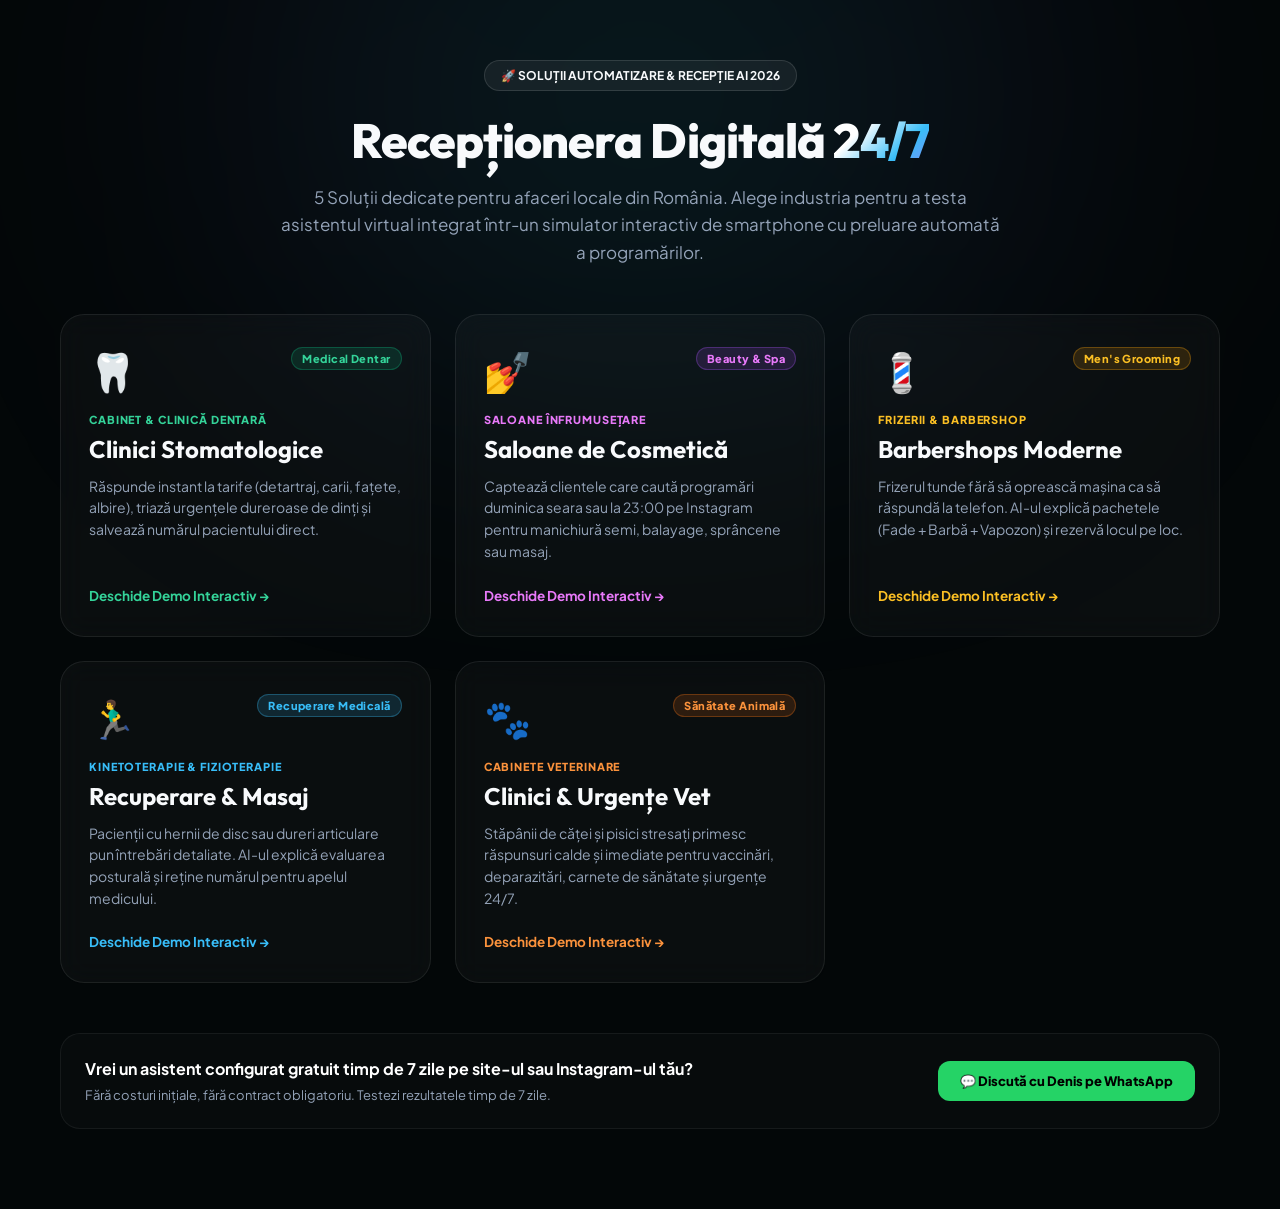
<file: index.html>
<!DOCTYPE html>
<html lang="ro">
<head>
<meta charset="UTF-8">
<meta name="viewport" content="width=device-width, initial-scale=1.0">
<title>Asistent AI Recepție 24/7 — Portofoliu Showcase 5 Nișe</title>
<link rel="preconnect" href="https://fonts.googleapis.com">
<link rel="preconnect" href="https://fonts.gstatic.com" crossorigin>
<link href="https://fonts.googleapis.com/css2?family=Plus+Jakarta+Sans:wght@300;400;500;600;700;800&family=Outfit:wght@500;600;700;800;900&display=swap" rel="stylesheet">
<style>
  * { box-sizing: border-box; margin: 0; padding: 0; }
  body {
    background: #030708;
    color: #F8FAFC;
    font-family: 'Plus Jakarta Sans', sans-serif;
    min-height: 100vh;
    display: flex;
    flex-direction: column;
    align-items: center;
    justify-content: center;
    padding: 60px 20px 80px;
    position: relative;
    overflow-x: hidden;
  }
  .glow {
    position: fixed;
    top: -20%;
    left: 50%;
    transform: translateX(-50%);
    width: 900px;
    height: 550px;
    background: radial-gradient(circle, rgba(16, 185, 129, 0.12) 0%, rgba(56, 189, 248, 0.1) 40%, rgba(168, 85, 247, 0.08) 70%, transparent 85%);
    filter: blur(140px);
    pointer-events: none;
  }
  .container { max-width: 1160px; width: 100%; position: relative; z-index: 10; text-align: center; }
  .badge { display: inline-flex; align-items: center; gap: 8px; background: rgba(255,255,255,0.06); border: 1px solid rgba(255,255,255,0.12); padding: 7px 16px; border-radius: 30px; font-size: 12px; font-weight: 700; margin-bottom: 22px; }
  h1 { font-family: 'Outfit', sans-serif; font-size: 48px; font-weight: 800; letter-spacing: -0.02em; margin-bottom: 16px; line-height: 1.15; }
  @media (max-width: 640px) { h1 { font-size: 34px; } }
  .gradient-text { background: linear-gradient(135deg, #FFFFFF 30%, #38BDF8 70%, #818CF8 100%); -webkit-background-clip: text; -webkit-text-fill-color: transparent; }
  .sub { font-size: 17px; color: #94A3B8; max-width: 720px; margin: 0 auto 48px; line-height: 1.6; }
  .grid { display: grid; grid-template-columns: repeat(auto-fit, minmax(330px, 1fr)); gap: 24px; text-align: left; }
  @media (max-width: 720px) { .grid { grid-template-columns: 1fr; } }
  .card {
    background: rgba(255, 255, 255, 0.03);
    border: 1px solid rgba(255, 255, 255, 0.08);
    border-radius: 24px;
    padding: 32px 28px;
    text-decoration: none;
    color: inherit;
    transition: all 0.3s cubic-bezier(0.16, 1, 0.3, 1);
    display: flex;
    flex-direction: column;
    justify-content: space-between;
    backdrop-filter: blur(14px);
    position: relative;
    overflow: hidden;
  }
  .card:hover { transform: translateY(-6px); }
  .card.dental:hover { border-color: #10B981; box-shadow: 0 20px 40px -10px rgba(16, 185, 129, 0.25); }
  .card.beauty:hover { border-color: #A855F7; box-shadow: 0 20px 40px -10px rgba(168, 85, 247, 0.25); }
  .card.barber:hover { border-color: #F59E0B; box-shadow: 0 20px 40px -10px rgba(245, 158, 11, 0.25); }
  .card.physio:hover { border-color: #38BDF8; box-shadow: 0 20px 40px -10px rgba(56, 189, 248, 0.25); }
  .card.vet:hover { border-color: #F97316; box-shadow: 0 20px 40px -10px rgba(249, 115, 22, 0.25); }
  
  .card-top { display: flex; justify-content: space-between; align-items: flex-start; margin-bottom: 18px; }
  .card-icon { font-size: 38px; }
  .card-pill { font-size: 11px; font-weight: 800; padding: 4px 10px; border-radius: 12px; letter-spacing: 0.04em; }
  .card-tag { font-size: 11px; font-weight: 800; letter-spacing: 0.08em; text-transform: uppercase; margin-bottom: 8px; }
  .card h2 { font-family: 'Outfit', sans-serif; font-size: 24px; font-weight: 700; margin-bottom: 12px; }
  .card p { font-size: 14px; color: #94A3B8; line-height: 1.55; margin-bottom: 24px; }
  .card-btn { font-size: 13.5px; font-weight: 700; display: flex; align-items: center; gap: 6px; }
  
  .footer-cta { margin-top: 50px; padding: 24px; border-radius: 20px; background: rgba(255,255,255,0.02); border: 1px solid rgba(255,255,255,0.06); display: flex; justify-content: space-between; align-items: center; flex-wrap: gap; gap: 20px; text-align: left; }
  @media (max-width: 700px) { .footer-cta { flex-direction: column; text-align: center; } }
  .footer-cta b { color: #FFF; font-size: 16px; display: block; margin-bottom: 4px; }
  .footer-cta span { color: #94A3B8; font-size: 13px; }
  .wa-btn { background: #25D366; color: #000; font-weight: 800; font-size: 13px; padding: 12px 22px; border-radius: 12px; text-decoration: none; display: inline-flex; align-items: center; gap: 8px; white-space: nowrap; transition: 0.2s; }
  .wa-btn:hover { background: #22c35e; transform: scale(1.02); }
</style>
</head>
<body>

  <div class="glow"></div>

  <div class="container">
    <div class="badge">🚀 SOLUȚII AUTOMATIZARE & RECEPȚIE AI 2026</div>
    <h1>Recepționera Digitală <span class="gradient-text">24/7</span></h1>
    <p class="sub">5 Soluții dedicate pentru afaceri locale din România. Alege industria pentru a testa asistentul virtual integrat într-un simulator interactiv de smartphone cu preluare automată a programărilor.</p>

    <div class="grid">
      <!-- 1. DENTAL -->
      <a href="stomatologie.html" class="card dental">
        <div>
          <div class="card-top">
            <div class="card-icon">🦷</div>
            <span class="card-pill" style="background: rgba(16,185,129,0.15); color: #34D399; border: 1px solid rgba(16,185,129,0.3);">Medical Dentar</span>
          </div>
          <div class="card-tag" style="color: #34D399;">Cabinet & Clinică Dentară</div>
          <h2>Clinici Stomatologice</h2>
          <p>Răspunde instant la tarife (detartraj, carii, fațete, albire), triază urgențele dureroase de dinți și salvează numărul pacientului direct.</p>
        </div>
        <div class="card-btn" style="color: #34D399;">Deschide Demo Interactiv →</div>
      </a>

      <!-- 2. BEAUTY -->
      <a href="salon.html" class="card beauty">
        <div>
          <div class="card-top">
            <div class="card-icon">💅</div>
            <span class="card-pill" style="background: rgba(168,85,247,0.15); color: #E879F9; border: 1px solid rgba(168,85,247,0.3);">Beauty & Spa</span>
          </div>
          <div class="card-tag" style="color: #E879F9;">Saloane Înfrumusețare</div>
          <h2>Saloane de Cosmetică</h2>
          <p>Captează clientele care caută programări duminica seara sau la 23:00 pe Instagram pentru manichiură semi, balayage, sprâncene sau masaj.</p>
        </div>
        <div class="card-btn" style="color: #E879F9;">Deschide Demo Interactiv →</div>
      </a>

      <!-- 3. BARBER -->
      <a href="barbershop.html" class="card barber">
        <div>
          <div class="card-top">
            <div class="card-icon">💈</div>
            <span class="card-pill" style="background: rgba(245,158,11,0.15); color: #FBBF24; border: 1px solid rgba(245,158,11,0.3);">Men's Grooming</span>
          </div>
          <div class="card-tag" style="color: #FBBF24;">Frizerii & Barbershop</div>
          <h2>Barbershops Moderne</h2>
          <p>Frizerul tunde fără să oprească mașina ca să răspundă la telefon. AI-ul explică pachetele (Fade + Barbă + Vapozon) și rezervă locul pe loc.</p>
        </div>
        <div class="card-btn" style="color: #FBBF24;">Deschide Demo Interactiv →</div>
      </a>

      <!-- 4. FIZIOTERAPIE / KINETO -->
      <a href="fizioterapie.html" class="card physio">
        <div>
          <div class="card-top">
            <div class="card-icon">🏃‍♂️</div>
            <span class="card-pill" style="background: rgba(56,189,248,0.15); color: #38BDF8; border: 1px solid rgba(56,189,248,0.3);">Recuperare Medicală</span>
          </div>
          <div class="card-tag" style="color: #38BDF8;">Kinetoterapie & Fizioterapie</div>
          <h2>Recuperare & Masaj</h2>
          <p>Pacienții cu hernii de disc sau dureri articulare pun întrebări detaliate. AI-ul explică evaluarea posturală și reține numărul pentru apelul medicului.</p>
        </div>
        <div class="card-btn" style="color: #38BDF8;">Deschide Demo Interactiv →</div>
      </a>

      <!-- 5. VETERINAR -->
      <a href="veterinar.html" class="card vet">
        <div>
          <div class="card-top">
            <div class="card-icon">🐾</div>
            <span class="card-pill" style="background: rgba(249,115,22,0.15); color: #FB923C; border: 1px solid rgba(249,115,22,0.3);">Sănătate Animală</span>
          </div>
          <div class="card-tag" style="color: #FB923C;">Cabinete Veterinare</div>
          <h2>Clinici & Urgențe Vet</h2>
          <p>Stăpânii de căței și pisici stresați primesc răspunsuri calde și imediate pentru vaccinări, deparazitări, carnete de sănătate și urgențe 24/7.</p>
        </div>
        <div class="card-btn" style="color: #FB923C;">Deschide Demo Interactiv →</div>
      </a>
    </div>

    <!-- Direct CTA -->
    <div class="footer-cta">
      <div>
        <b>Vrei un asistent configurat gratuit timp de 7 zile pe site-ul sau Instagram-ul tău?</b>
        <span>Fără costuri inițiale, fără contract obligatoriu. Testezi rezultatele timp de 7 zile.</span>
      </div>
      <a href="https://wa.me/40775613269?text=Salut%20Denis!%20Am%20vazut%20demo-ul%20cu%20asistentul%20AI%20si%20as%20vrea%20sa-l%20testez%207%20zile%20gratuit." target="_blank" class="wa-btn">
        💬 Discută cu Denis pe WhatsApp
      </a>
    </div>
  </div>

</body>
</html>
</file>
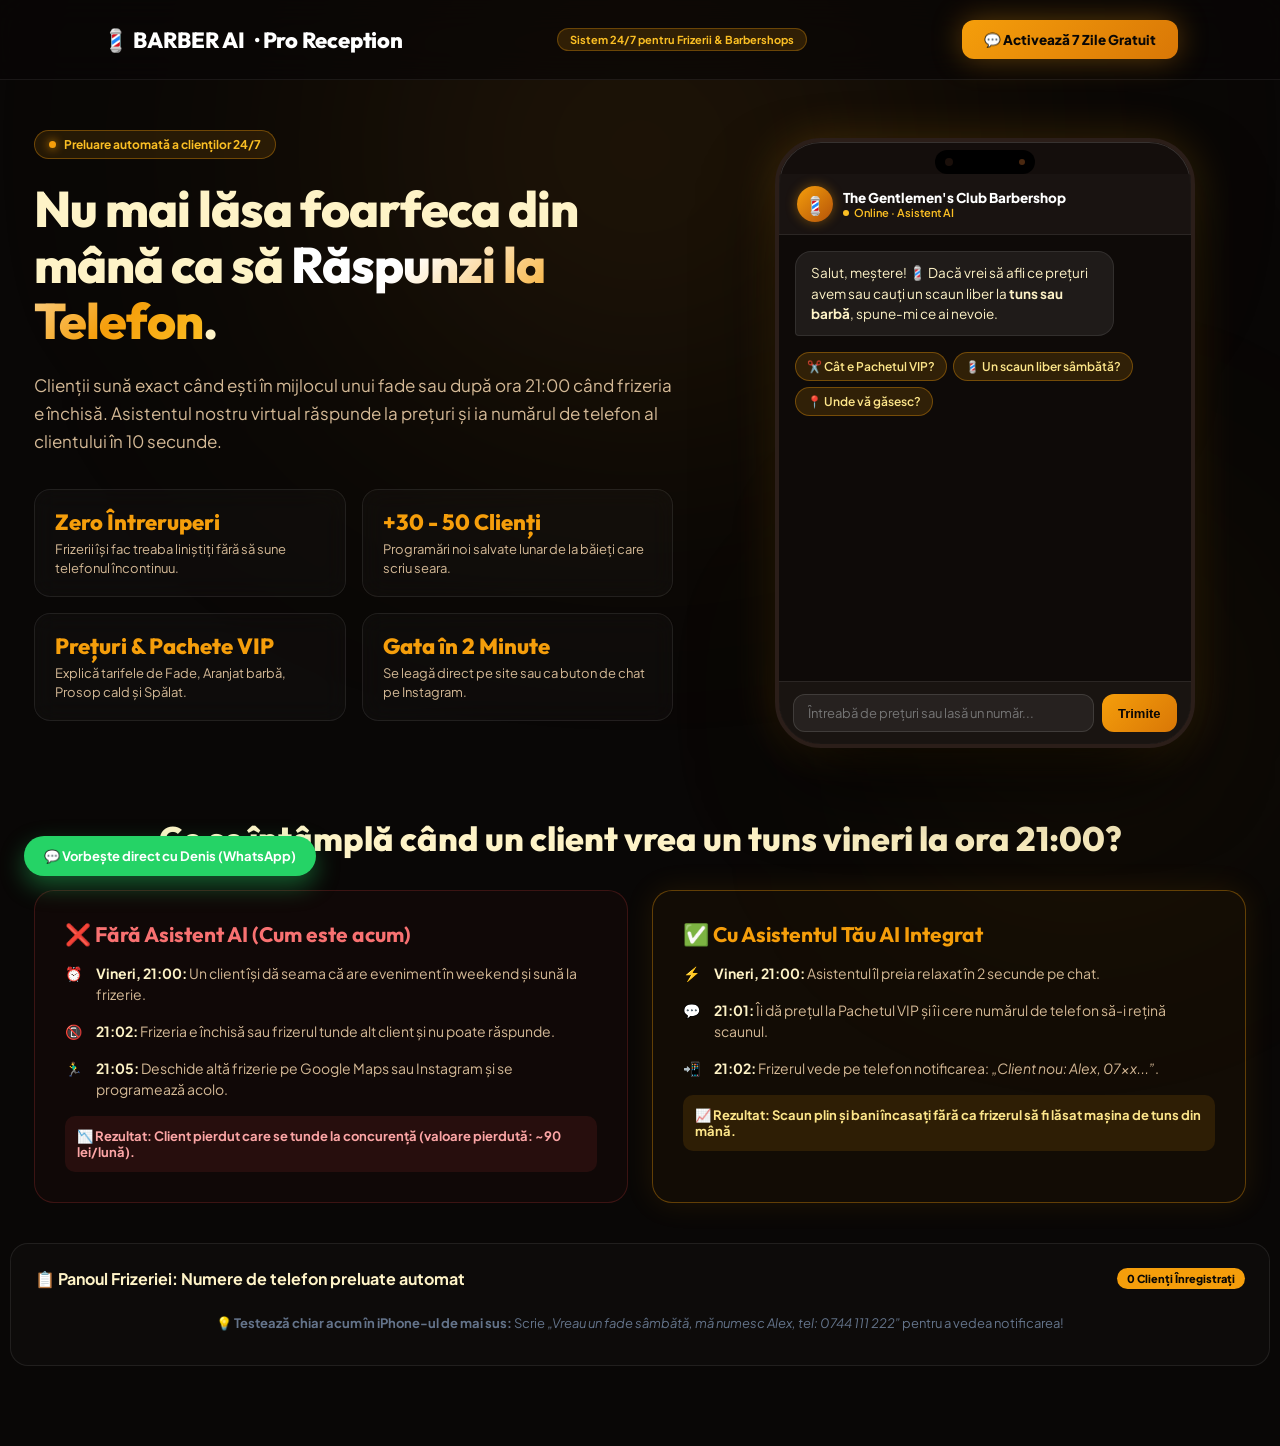
<file: barbershop.html>
<!DOCTYPE html>
<html lang="ro">
<head>
<meta charset="UTF-8">
<meta name="viewport" content="width=device-width, initial-scale=1.0">
<title>Recepție AI Barbershop — Asistent Virtual 24/7 pentru Frizerii & Barbershops</title>
<link rel="preconnect" href="https://fonts.googleapis.com">
<link rel="preconnect" href="https://fonts.gstatic.com" crossorigin>
<link href="https://fonts.googleapis.com/css2?family=Plus+Jakarta+Sans:wght@300;400;500;600;700;800&family=Outfit:wght@500;600;700;800;900&family=JetBrains+Mono:wght@400;500;600&display=swap" rel="stylesheet">
<style>
  :root {
    --bg-dark: #090706;
    --card-bg: rgba(22, 17, 15, 0.75);
    --card-border: rgba(245, 158, 11, 0.25);
    --accent-gold: #F59E0B;
    --accent-amber: #D97706;
    --text-primary: #FEF3C7;
    --text-secondary: #D4B996;
    --font-heading: 'Outfit', sans-serif;
    --font-body: 'Plus Jakarta Sans', sans-serif;
  }

  * { box-sizing: border-box; margin: 0; padding: 0; }
  body {
    background: var(--bg-dark);
    color: var(--text-primary);
    font-family: var(--font-body);
    min-height: 100vh;
    overflow-x: hidden;
    position: relative;
    padding-bottom: 80px;
  }

  .mesh-glow-1 {
    position: fixed;
    top: -150px;
    left: 50%;
    transform: translateX(-50%);
    width: 900px;
    height: 600px;
    background: radial-gradient(circle, rgba(245, 158, 11, 0.16) 0%, rgba(217, 119, 6, 0.04) 60%, transparent 80%);
    filter: blur(140px);
    pointer-events: none;
    z-index: 0;
  }
  .mesh-glow-2 {
    position: fixed;
    bottom: -100px;
    right: -100px;
    width: 600px;
    height: 600px;
    background: radial-gradient(circle, rgba(245, 158, 11, 0.07) 0%, transparent 70%);
    filter: blur(120px);
    pointer-events: none;
    z-index: 0;
  }

  header {
    position: relative;
    z-index: 50;
    display: flex;
    justify-content: space-between;
    align-items: center;
    padding: 20px 8%;
    border-bottom: 1px solid rgba(255, 255, 255, 0.07);
    backdrop-filter: blur(16px);
    background: rgba(9, 7, 6, 0.7);
  }
  .brand {
    font-family: var(--font-heading);
    font-size: 22px;
    font-weight: 800;
    color: #FFFFFF;
    display: flex;
    align-items: center;
    gap: 10px;
    letter-spacing: -0.01em;
  }
  .brand-badge {
    background: rgba(245, 158, 11, 0.15);
    color: #FBBF24;
    font-size: 11px;
    font-weight: 700;
    padding: 4px 12px;
    border-radius: 20px;
    border: 1px solid rgba(245, 158, 11, 0.3);
  }
  .whatsapp-header-btn {
    background: linear-gradient(135deg, #F59E0B, #D97706);
    color: #090706;
    padding: 11px 22px;
    border-radius: 12px;
    font-weight: 800;
    font-size: 13.5px;
    text-decoration: none;
    display: flex;
    align-items: center;
    gap: 8px;
    box-shadow: 0 0 30px rgba(245, 158, 11, 0.35);
    transition: all 0.25s cubic-bezier(0.16, 1, 0.3, 1);
  }
  .whatsapp-header-btn:hover {
    transform: translateY(-2px) scale(1.02);
    box-shadow: 0 0 40px rgba(245, 158, 11, 0.55);
  }

  .hero-container {
    position: relative;
    z-index: 10;
    max-width: 1260px;
    margin: 50px auto 0;
    padding: 0 24px;
    display: grid;
    grid-template-columns: 1.1fr 0.9fr;
    gap: 50px;
    align-items: center;
  }
  @media (max-width: 980px) {
    .hero-container { grid-template-columns: 1fr; margin-top: 24px; gap: 36px; }
  }

  .pill-tag {
    display: inline-flex;
    align-items: center;
    gap: 8px;
    padding: 6px 14px;
    border-radius: 30px;
    background: rgba(245, 158, 11, 0.12);
    border: 1px solid rgba(245, 158, 11, 0.35);
    font-size: 12px;
    font-weight: 700;
    color: #FBBF24;
    margin-bottom: 22px;
  }
  .pill-dot { width: 7px; height: 7px; border-radius: 50%; background: #F59E0B; box-shadow: 0 0 10px #F59E0B; }

  h1 {
    font-family: var(--font-heading);
    font-size: 50px;
    line-height: 1.12;
    font-weight: 800;
    letter-spacing: -0.02em;
    margin-bottom: 22px;
  }
  @media (max-width: 600px) { h1 { font-size: 36px; } }

  .gradient-text {
    background: linear-gradient(135deg, #FFFFFF 30%, #F59E0B 75%, #FBBF24 100%);
    -webkit-background-clip: text;
    -webkit-text-fill-color: transparent;
  }
  p.subtitle {
    font-size: 17px;
    line-height: 1.65;
    color: var(--text-secondary);
    margin-bottom: 34px;
  }

  .bento-mini {
    display: grid;
    grid-template-columns: 1fr 1fr;
    gap: 16px;
    margin-bottom: 36px;
  }
  .bento-item {
    background: rgba(255, 255, 255, 0.025);
    border: 1px solid rgba(255, 255, 255, 0.08);
    border-radius: 16px;
    padding: 18px 20px;
    backdrop-filter: blur(12px);
  }
  .bento-item b { display: block; font-size: 22px; font-family: var(--font-heading); color: #F59E0B; margin-bottom: 4px; font-weight: 800; }
  .bento-item span { font-size: 13px; color: var(--text-secondary); line-height: 1.45; display: block; }

  .phone-mockup-wrapper {
    position: relative;
    max-width: 420px;
    width: 100%;
    margin: 0 auto;
  }
  .iphone-frame {
    background: #140E0C;
    border-radius: 46px;
    border: 4px solid #2B1E19;
    box-shadow: 0 40px 90px -20px rgba(0, 0, 0, 0.9), 0 0 45px rgba(245, 158, 11, 0.2), inset 0 0 0 1px rgba(255, 255, 255, 0.15);
    overflow: hidden;
    height: 610px;
    display: flex;
    flex-direction: column;
    position: relative;
  }
  .dynamic-island {
    width: 100px;
    height: 24px;
    background: #000000;
    border-radius: 20px;
    margin: 8px auto 0;
    display: flex;
    align-items: center;
    justify-content: space-between;
    padding: 0 10px;
    z-index: 30;
  }
  .island-cam { width: 8px; height: 8px; border-radius: 50%; background: #1a0f0a; }
  .island-sensor { width: 6px; height: 6px; border-radius: 50%; background: #4a2810; }

  .phone-chat-top {
    padding: 12px 18px;
    background: rgba(26, 21, 18, 0.9);
    border-bottom: 1px solid rgba(255, 255, 255, 0.08);
    display: flex;
    justify-content: space-between;
    align-items: center;
  }
  .phone-profile { display: flex; align-items: center; gap: 10px; }
  .avatar-circle {
    width: 36px;
    height: 36px;
    border-radius: 50%;
    background: linear-gradient(135deg, #F59E0B, #B45309);
    display: flex;
    align-items: center;
    justify-content: center;
    font-size: 18px;
    box-shadow: 0 0 12px rgba(245, 158, 11, 0.4);
  }
  .online-indicator { font-size: 11px; color: #FBBF24; display: flex; align-items: center; gap: 5px; font-weight: 600; }

  .chat-feed {
    flex: 1;
    padding: 16px;
    overflow-y: auto;
    display: flex;
    flex-direction: column;
    gap: 12px;
    background: #0E0A08;
  }
  .msg-bubble {
    max-width: 84%;
    padding: 11px 15px;
    border-radius: 16px;
    font-size: 13.5px;
    line-height: 1.5;
  }
  .msg-bubble.bot {
    background: rgba(255, 255, 255, 0.07);
    border: 1px solid rgba(255, 255, 255, 0.09);
    align-self: flex-start;
    border-bottom-left-radius: 4px;
    color: #FEF3C7;
  }
  .msg-bubble.user {
    background: linear-gradient(135deg, #F59E0B, #D97706);
    color: #090706;
    font-weight: 700;
    align-self: flex-end;
    border-bottom-right-radius: 4px;
    box-shadow: 0 4px 15px rgba(245, 158, 11, 0.3);
  }

  .quick-chips-group { display: flex; flex-wrap: wrap; gap: 6px; margin-top: 4px; }
  .quick-chip-btn {
    background: rgba(245, 158, 11, 0.15);
    border: 1px solid rgba(245, 158, 11, 0.35);
    color: #FDE68A;
    padding: 6px 11px;
    border-radius: 18px;
    font-size: 12px;
    font-weight: 600;
    cursor: pointer;
    transition: all 0.2s;
  }
  .quick-chip-btn:hover { background: linear-gradient(135deg, #F59E0B, #D97706); color: #090706; transform: translateY(-2px); }

  .typing-ind {
    display: flex; gap: 4px; padding: 10px 14px; background: rgba(255, 255, 255, 0.05);
    border: 1px solid rgba(255, 255, 255, 0.08); border-radius: 16px; align-self: flex-start;
  }
  .typing-ind span { width: 5px; height: 5px; border-radius: 50%; background: #F59E0B; animation: bounce 1.2s infinite ease-in-out; }
  .typing-ind span:nth-child(2) { animation-delay: 0.15s; }
  .typing-ind span:nth-child(3) { animation-delay: 0.3s; }
  @keyframes bounce { 0%, 60%, 100% { transform: translateY(0); opacity: 0.4; } 30% { transform: translateY(-5px); opacity: 1; } }

  .lead-toast {
    background: linear-gradient(135deg, rgba(245, 158, 11, 0.22), rgba(217, 119, 6, 0.15));
    border: 1px solid #F59E0B;
    color: #FEF3C7;
    padding: 10px 14px;
    border-radius: 12px;
    font-size: 12.5px;
    display: flex;
    align-items: center;
    gap: 8px;
    box-shadow: 0 0 20px rgba(245, 158, 11, 0.25);
  }

  .chat-bottom-input {
    padding: 12px 14px;
    background: rgba(26, 21, 18, 0.98);
    border-top: 1px solid rgba(255, 255, 255, 0.08);
    display: flex;
    gap: 8px;
  }
  .chat-bottom-input input {
    flex: 1;
    background: rgba(255, 255, 255, 0.06);
    border: 1px solid rgba(255, 255, 255, 0.12);
    border-radius: 12px;
    padding: 10px 14px;
    color: #FFFFFF;
    font-family: inherit;
    font-size: 13px;
    outline: none;
  }
  .chat-bottom-input input:focus { border-color: #F59E0B; background: rgba(255, 255, 255, 0.09); }
  .send-action-btn {
    background: linear-gradient(135deg, #F59E0B, #D97706);
    color: #090706;
    border: none;
    border-radius: 12px;
    padding: 0 16px;
    font-weight: 800;
    font-size: 13px;
    cursor: pointer;
  }

  .comparison-section {
    max-width: 1260px;
    margin: 60px auto 0;
    padding: 0 24px;
  }
  .comp-title { text-align: center; margin-bottom: 30px; font-family: var(--font-heading); font-size: 34px; font-weight: 800; }
  .comp-grid { display: grid; grid-template-columns: 1fr 1fr; gap: 24px; }
  @media (max-width: 760px) { .comp-grid { grid-template-columns: 1fr; } }
  
  .comp-card {
    border-radius: 20px;
    padding: 30px;
    border: 1px solid rgba(255, 255, 255, 0.08);
  }
  .comp-card.bad {
    background: rgba(239, 68, 68, 0.03);
    border-color: rgba(239, 68, 68, 0.2);
  }
  .comp-card.good {
    background: rgba(245, 158, 11, 0.04);
    border-color: rgba(245, 158, 11, 0.35);
    box-shadow: 0 0 30px rgba(245, 158, 11, 0.1);
  }
  .comp-card h3 { font-size: 21px; font-family: var(--font-heading); margin-bottom: 16px; display: flex; align-items: center; gap: 10px; }
  .timeline-step { display: flex; gap: 14px; margin-bottom: 16px; font-size: 14px; line-height: 1.5; color: var(--text-secondary); }
  .timeline-step b { color: var(--text-primary); }

  .reception-panel {
    max-width: 1260px;
    margin: 40px auto 0;
    padding: 24px;
    background: rgba(255, 255, 255, 0.02);
    border: 1px solid rgba(255, 255, 255, 0.08);
    border-radius: 18px;
  }
  .reception-header { display: flex; justify-content: space-between; align-items: center; margin-bottom: 16px; }
  .reception-badge { background: #F59E0B; color: #090706; font-weight: 800; font-size: 11px; padding: 4px 10px; border-radius: 20px; }
  .leads-flow { display: flex; flex-direction: column; gap: 10px; }
  .lead-entry {
    background: rgba(255, 255, 255, 0.03);
    border: 1px solid rgba(255, 255, 255, 0.06);
    padding: 12px 18px;
    border-radius: 10px;
    display: flex;
    justify-content: space-between;
    align-items: center;
    font-size: 13.5px;
  }
  .lead-num { font-family: 'JetBrains Mono', monospace; color: #FBBF24; font-weight: 600; }

  .floating-wa {
    position: fixed;
    bottom: 24px;
    left: 24px;
    z-index: 99999;
    background: #25D366;
    color: #FFFFFF;
    padding: 12px 20px;
    border-radius: 30px;
    text-decoration: none;
    font-weight: 700;
    font-size: 13px;
    display: flex;
    align-items: center;
    gap: 8px;
    box-shadow: 0 10px 25px rgba(37, 211, 102, 0.4);
    transition: transform 0.2s;
  }
  .floating-wa:hover { transform: scale(1.05); }
</style>
</head>
<body>

  <div class="mesh-glow-1"></div>
  <div class="mesh-glow-2"></div>

  <header>
    <div class="brand">
      💈 BARBER AI <span>· Pro Reception</span>
    </div>
    <div class="brand-badge">Sistem 24/7 pentru Frizerii & Barbershops</div>
    <a href="https://wa.me/40775613269?text=Buna!%20Am%20testat%20asistentul%20AI%20si%20as%20vrea%20sa%20activez%20perioada%20gratuita%20de%207%20zile%20pentru%20frizeria%20mea." target="_blank" class="whatsapp-header-btn">
      <span>💬 Activează 7 Zile Gratuit</span>
    </a>
  </header>

  <div class="hero-container">
    <div>
      <div class="pill-tag">
        <span class="pill-dot"></span> Preluare automată a clienților 24/7
      </div>
      <h1>Nu mai lăsa foarfeca din mână ca să <span class="gradient-text">Răspunzi la Telefon</span>.</h1>
      <p class="subtitle">
        Clienții sună exact când ești în mijlocul unui fade sau după ora 21:00 când frizeria e închisă. Asistentul nostru virtual răspunde la prețuri și ia numărul de telefon al clientului în 10 secunde.
      </p>

      <div class="bento-mini">
        <div class="bento-item">
          <b>Zero Întreruperi</b>
          <span>Frizerii își fac treaba liniștiți fără să sune telefonul încontinuu.</span>
        </div>
        <div class="bento-item">
          <b>+30 - 50 Clienți</b>
          <span>Programări noi salvate lunar de la băieți care scriu seara.</span>
        </div>
        <div class="bento-item">
          <b>Prețuri & Pachete VIP</b>
          <span>Explică tarifele de Fade, Aranjat barbă, Prosop cald și Spălat.</span>
        </div>
        <div class="bento-item">
          <b>Gata în 2 Minute</b>
          <span>Se leagă direct pe site sau ca buton de chat pe Instagram.</span>
        </div>
      </div>
    </div>

    <div class="phone-mockup-wrapper">
      <div class="iphone-frame">
        <div class="dynamic-island">
          <div class="island-cam"></div>
          <div class="island-sensor"></div>
        </div>

        <div class="phone-chat-top">
          <div class="phone-profile">
            <div class="avatar-circle">💈</div>
            <div>
              <div style="font-weight: 800; font-size: 13.5px; color: #fff;">The Gentlemen's Club Barbershop</div>
              <div class="online-indicator"><span style="width:6px;height:6px;border-radius:50%;background:#FBBF24;"></span> Online · Asistent AI</div>
            </div>
          </div>
        </div>

        <div class="chat-feed" id="chatFeed">
          <div class="msg-bubble bot">
            Salut, meștere! 💈 Dacă vrei să afli ce prețuri avem sau cauți un scaun liber la <b>tuns sau barbă</b>, spune-mi ce ai nevoie.
          </div>

          <div class="quick-chips-group" id="chipsBox">
            <div class="quick-chip-btn" onclick="sendChip('Cât costă Pachetul VIP (Tuns + Barbă)?')">✂️ Cât e Pachetul VIP?</div>
            <div class="quick-chip-btn" onclick="sendChip('Vreau o programare sâmbătă la prânz')">💈 Un scaun liber sâmbătă?</div>
            <div class="quick-chip-btn" onclick="sendChip('Unde aveți frizeria?')">📍 Unde vă găsesc?</div>
          </div>
        </div>

        <div class="chat-bottom-input">
          <input type="text" id="chatInput" placeholder="Întreabă de prețuri sau lasă un număr..." />
          <button class="send-action-btn" id="sendBtn" onclick="handleSend()">Trimite</button>
        </div>
      </div>
    </div>
  </div>

  <div class="comparison-section">
    <div class="comp-title">Ce se întâmplă când un client vrea un tuns vineri la ora 21:00?</div>
    <div class="comp-grid">
      <div class="comp-card bad">
        <h3 style="color: #F87171;">❌ Fără Asistent AI (Cum este acum)</h3>
        <div class="timeline-step">
          <span>⏰</span>
          <div><b>Vineri, 21:00:</b> Un client își dă seama că are eveniment în weekend și sună la frizerie.</div>
        </div>
        <div class="timeline-step">
          <span>📵</span>
          <div><b>21:02:</b> Frizeria e închisă sau frizerul tunde alt client și nu poate răspunde.</div>
        </div>
        <div class="timeline-step">
          <span>🏃‍♂️</span>
          <div><b>21:05:</b> Deschide altă frizerie pe Google Maps sau Instagram și se programează acolo.</div>
        </div>
        <div style="background: rgba(239, 68, 68, 0.1); padding: 12px; border-radius: 10px; font-size: 13px; color: #FCA5A5; font-weight: 700; margin-top: 10px;">
          📉 Rezultat: Client pierdut care se tunde la concurență (valoare pierdută: ~90 lei/lună).
        </div>
      </div>

      <div class="comp-card good">
        <h3 style="color: #F59E0B;">✅ Cu Asistentul Tău AI Integrat</h3>
        <div class="timeline-step">
          <span>⚡</span>
          <div><b>Vineri, 21:00:</b> Asistentul îl preia relaxat în 2 secunde pe chat.</div>
        </div>
        <div class="timeline-step">
          <span>💬</span>
          <div><b>21:01:</b> Îi dă prețul la Pachetul VIP și îi cere numărul de telefon să-i rețină scaunul.</div>
        </div>
        <div class="timeline-step">
          <span>📲</span>
          <div><b>21:02:</b> Frizerul vede pe telefon notificarea: <i>„Client nou: Alex, 07xx...”</i>.</div>
        </div>
        <div style="background: rgba(245, 158, 11, 0.12); padding: 12px; border-radius: 10px; font-size: 13px; color: #FDE68A; font-weight: 700; margin-top: 10px;">
          📈 Rezultat: Scaun plin și bani încasați fără ca frizerul să fi lăsat mașina de tuns din mână.
        </div>
      </div>
    </div>
  </div>

  <div class="reception-panel">
    <div class="reception-header">
      <div style="font-weight: 700; font-size: 16px; display:flex; align-items:center; gap:10px;">
        📋 Panoul Frizeriei: Numere de telefon preluate automat
      </div>
      <span class="reception-badge" id="leadsCounterBadge">0 Clienți Înregistrați</span>
    </div>
    <div class="leads-flow" id="leadsContainer">
      <div style="color: #64748B; font-size: 13px; text-align: center; padding: 10px;">
        💡 <b>Testează chiar acum în iPhone-ul de mai sus:</b> Scrie <i>„Vreau un fade sâmbătă, mă numesc Alex, tel: 0744 111 222”</i> pentru a vedea notificarea!
      </div>
    </div>
  </div>

  <a href="https://wa.me/40775613269?text=Buna!%20Am%20testat%20asistentul%20AI%20si%20as%20vrea%20sa%20activez%20perioada%20gratuita%20de%207%20zile." target="_blank" class="floating-wa">
    💬 Vorbește direct cu Denis (WhatsApp)
  </a>

<script>
const API_URL = 'http://127.0.0.1:8000';
const clinicId = 'frizerie';
let chatHistory = [];

function appendMsg(text, role) {
  const feed = document.getElementById('chatFeed');
  const div = document.createElement('div');
  div.className = 'msg-bubble ' + role;
  div.innerHTML = text.replace(/\*\*(.*?)\*\*/g, '<b>$1</b>').replace(/\n/g, '<br/>');
  feed.appendChild(div);
  feed.scrollTop = feed.scrollHeight;
  return div;
}

function showTypingAnim() {
  const feed = document.getElementById('chatFeed');
  const div = document.createElement('div');
  div.className = 'typing-ind';
  div.id = 'typingBubble';
  div.innerHTML = '<span></span><span></span><span></span>';
  feed.appendChild(div);
  feed.scrollTop = feed.scrollHeight;
}

function hideTypingAnim() {
  const el = document.getElementById('typingBubble');
  if(el) el.remove();
}

function sendChip(text) {
  document.getElementById('chatInput').value = text;
  handleSend();
}

function extractPhoneClient(txt) {
  const clean = txt.replace(/[\s\.\-\/]/g, '');
  const m = clean.match(/(?:(?:\+40|0040)?0?7\d{8})/);
  return m ? m[0] : null;
}

function extractNameClient(txt) {
  const p1 = /(?:mă numesc|ma numesc|numele meu este|sunt)\s+([A-ZĂÎÂȘȚa-zăîâșț\s]{3,30})/i;
  const p2 = /^([A-ZĂÎÂȘȚ][a-zăîâșț]+\s+[A-ZĂÎÂȘȚ][a-zăîâșț]+)/;
  const m = txt.match(p1) || txt.match(p2);
  return m ? m[1].trim() : 'Client';
}

function runClientRuleEngine(msg) {
  const text = msg.toLowerCase();
  if (/programare|programez|loc|scaun|cand|când|tund|tuns|vin/.test(text)) {
    return 'Te rezolvăm imediat! În ce zi și cam la ce oră ai vrea să treci pe la noi? Lasă-mi un nume și un număr de telefon, și te trec băieții direct în agendă.';
  }
  if (/vip|pachet|barba|barbă/.test(text)) {
    return 'Pachetul VIP este **90 lei** și include tot: tuns complet (fade sau clasic), barbă conturată la brici, spălat, styling și prosop cald cu uleiuri. Ieși ca nou de la noi. Vrei să-ți rezervăm un scaun?';
  }
  if (/tuns|fade|clasic/.test(text)) {
    return 'Tunsul (fade sau clasic) cu spălat și styling de final este **55 lei**. Când vrei să vii să te aranjăm?';
  }
  if (/pret|preț|cost|cat costa|cât costă/.test(text)) {
    return 'Prețurile la The Gentlemen\'s Club sunt cinstite:\n\n• **Tuns (Fade / Clasic) + Styling**: 55 lei\n• **Pachet VIP (Tuns + Barbă + Prosop cald)**: 90 lei\n• **Contur și aranjat barbă la brici**: 45 lei\n\nTe bagi la un tuns săptămâna asta?';
  }
  if (/unde|adresa|locatie|locație/.test(text)) {
    return 'Ne găsești pe **Str. Victoriei nr. 5**. Ai locuri de parcare chiar în față. Te așteptăm!';
  }
  return 'Salut, meștere! 💈 Dacă vrei să afli prețurile sau cauți un scaun liber la tuns/barbă, spune-mi ce ai nevoie și te rezolv!';
}

async function handleSend() {
  const input = document.getElementById('chatInput');
  const text = input.value.trim();
  if(!text) return;

  appendMsg(text, 'user');
  chatHistory.push({ role: 'user', text: text });
  input.value = '';
  document.getElementById('sendBtn').disabled = true;
  showTypingAnim();

  const chips = document.getElementById('chipsBox');
  if(chips) chips.style.display = 'none';

  let replyText = '';
  let phone = extractPhoneClient(text);
  let name = extractNameClient(text);
  let leadCaptured = false;

  if (phone) {
    leadCaptured = true;
    const leads = JSON.parse(localStorage.getItem('saved_leads_' + clinicId) || '[]');
    leads.unshift({
      name: name,
      phone: phone,
      timestamp: new Date().toLocaleTimeString([], {hour: '2-digit', minute:'2-digit'}),
      clinic_id: clinicId
    });
    localStorage.setItem('saved_leads_' + clinicId, JSON.stringify(leads));
  }

  try {
    const controller = new AbortController();
    const timeoutId = setTimeout(() => controller.abort(), 1500);
    const res = await fetch(`${API_URL}/api/chat`, {
      method: 'POST',
      headers: { 'Content-Type': 'application/json' },
      body: JSON.stringify({ message: text, clinic_id: clinicId, history: chatHistory }),
      signal: controller.signal
    });
    clearTimeout(timeoutId);
    const data = await res.json();
    replyText = data.reply;
    if (data.lead_captured) { leadCaptured = true; phone = data.phone_detected; }
  } catch(e) {
    await new Promise(r => setTimeout(r, 600));
    if (leadCaptured) {
      replyText = `Top, am notat (${phone})! Te sună băieții scurt să-ți confirme scaunul. Te așteptăm la tuns, meștere! 💈`;
    } else {
      replyText = runClientRuleEngine(text);
    }
  }

  hideTypingAnim();
  appendMsg(replyText, 'bot');
  chatHistory.push({ role: 'assistant', text: replyText });

  if(leadCaptured) {
    const toast = document.createElement('div');
    toast.className = 'lead-toast';
    toast.innerHTML = `💈 <b>Programare Preluată!</b> Numărul <b>${phone}</b> a fost trimis băieților pentru confirmare.`;
    document.getElementById('chatFeed').appendChild(toast);
  }

  loadLeadsStream();
  document.getElementById('sendBtn').disabled = false;
  input.focus();
}

async function loadLeadsStream() {
  let leads = [];
  try {
    const res = await fetch(`${API_URL}/api/leads`);
    const serverLeads = await res.json();
    leads = serverLeads.filter(l => l.clinic_id === clinicId);
  } catch(e) {}

  const localLeads = JSON.parse(localStorage.getItem('saved_leads_' + clinicId) || '[]');
  leads = [...localLeads, ...leads];

  document.getElementById('leadsCounterBadge').textContent = `${leads.length} Clienți Înregistrați`;
  const box = document.getElementById('leadsContainer');
  if(leads.length > 0) {
    box.innerHTML = leads.slice(0, 8).map(l => `
      <div class="lead-entry">
        <div><b>${l.name}</b> · <span style="color:#D4B996;">Cerere de tuns / barbă</span></div>
        <div><span class="lead-num">📞 ${l.phone}</span> <span style="color:#64748B; font-size:11px; margin-left:10px;">${l.timestamp}</span></div>
      </div>
    `).join('');
  }
}

document.getElementById('chatInput').addEventListener('keydown', (e) => {
  if(e.key === 'Enter') handleSend();
});

loadLeadsStream();
</script>

</body>
</html>
</file>
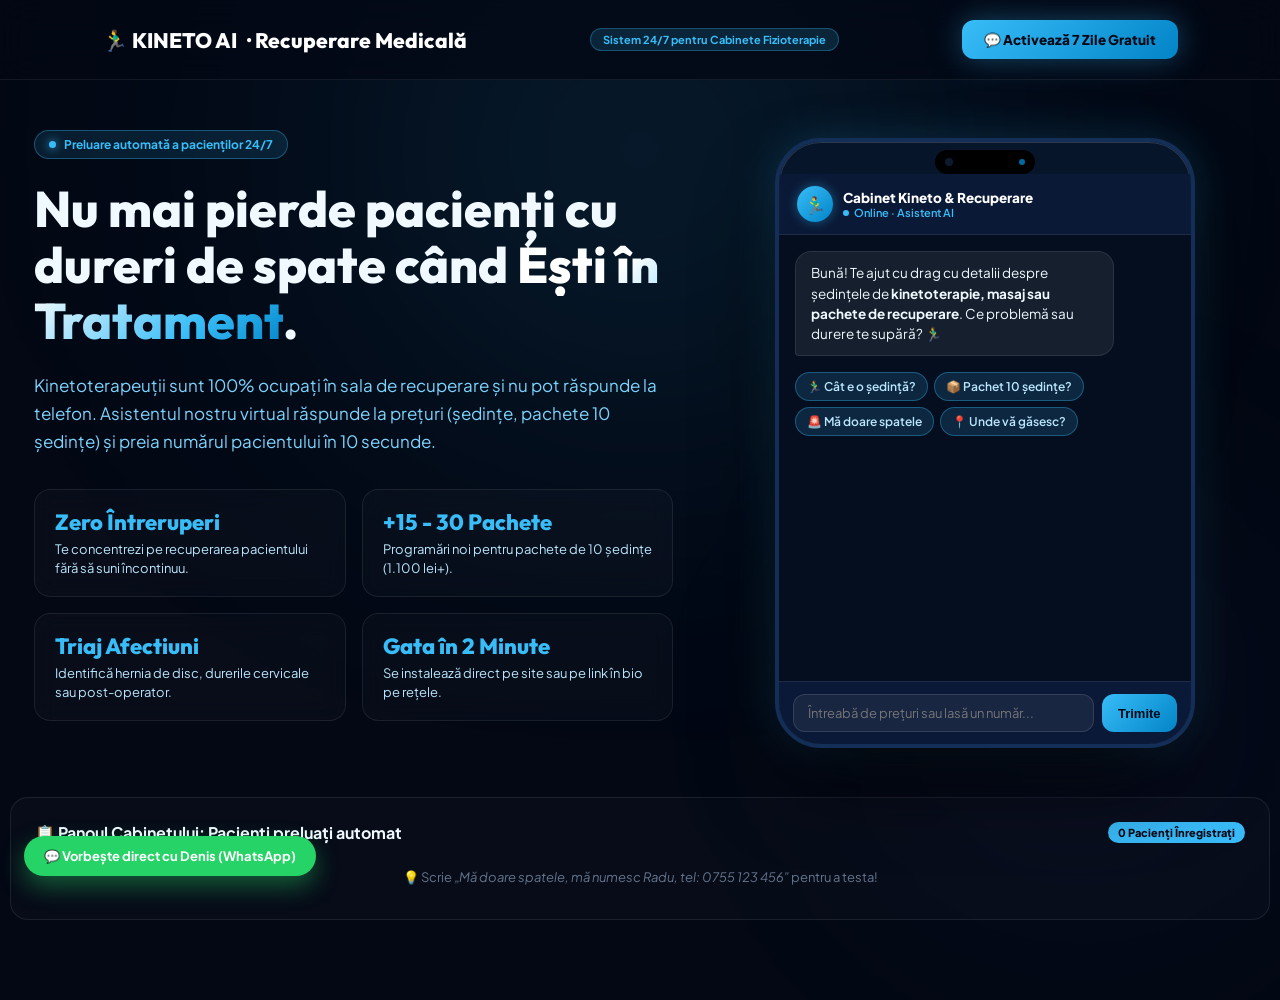
<file: fizioterapie.html>
<!DOCTYPE html>
<html lang="ro">
<head>
<meta charset="UTF-8">
<meta name="viewport" content="width=device-width, initial-scale=1.0">
<title>Recepție AI Kineto — Asistent Virtual 24/7 pentru Cabinete de Fizioterapie</title>
<link rel="preconnect" href="https://fonts.googleapis.com">
<link rel="preconnect" href="https://fonts.gstatic.com" crossorigin>
<link href="https://fonts.googleapis.com/css2?family=Plus+Jakarta+Sans:wght@300;400;500;600;700;800&family=Outfit:wght@500;600;700;800;900&family=JetBrains+Mono:wght@400;500;600&display=swap" rel="stylesheet">
<style>
  :root {
    --bg-dark: #030814;
    --card-bg: rgba(9, 21, 46, 0.75);
    --card-border: rgba(56, 189, 248, 0.25);
    --accent-glow: #38BDF8;
    --accent-blue: #0284C7;
    --text-primary: #F0F9FF;
    --text-secondary: #BAE6FD;
    --font-heading: 'Outfit', sans-serif;
    --font-body: 'Plus Jakarta Sans', sans-serif;
  }
  * { box-sizing: border-box; margin: 0; padding: 0; }
  body { background: var(--bg-dark); color: var(--text-primary); font-family: var(--font-body); min-height: 100vh; overflow-x: hidden; position: relative; padding-bottom: 80px; }
  .mesh-glow-1 { position: fixed; top: -150px; left: 50%; transform: translateX(-50%); width: 900px; height: 600px; background: radial-gradient(circle, rgba(56, 189, 248, 0.18) 0%, rgba(2, 132, 199, 0.05) 60%, transparent 80%); filter: blur(140px); pointer-events: none; z-index: 0; }
  .mesh-glow-2 { position: fixed; bottom: -100px; right: -100px; width: 600px; height: 600px; background: radial-gradient(circle, rgba(99, 102, 241, 0.08) 0%, transparent 70%); filter: blur(120px); pointer-events: none; z-index: 0; }
  header { position: relative; z-index: 50; display: flex; justify-content: space-between; align-items: center; padding: 20px 8%; border-bottom: 1px solid rgba(255, 255, 255, 0.07); backdrop-filter: blur(16px); background: rgba(3, 8, 20, 0.7); }
  .brand { font-family: var(--font-heading); font-size: 21px; font-weight: 800; color: #FFFFFF; display: flex; align-items: center; gap: 10px; }
  .brand-badge { background: rgba(56, 189, 248, 0.15); color: #38BDF8; font-size: 11px; font-weight: 700; padding: 4px 12px; border-radius: 20px; border: 1px solid rgba(56, 189, 248, 0.3); }
  .whatsapp-header-btn { background: linear-gradient(135deg, #38BDF8, #0284C7); color: #030814; padding: 11px 22px; border-radius: 12px; font-weight: 800; font-size: 13.5px; text-decoration: none; display: flex; align-items: center; gap: 8px; box-shadow: 0 0 30px rgba(56, 189, 248, 0.35); transition: all 0.25s; }
  .whatsapp-header-btn:hover { transform: translateY(-2px); box-shadow: 0 0 40px rgba(56, 189, 248, 0.55); }
  .hero-container { position: relative; z-index: 10; max-width: 1260px; margin: 50px auto 0; padding: 0 24px; display: grid; grid-template-columns: 1.1fr 0.9fr; gap: 50px; align-items: center; }
  @media (max-width: 980px) { .hero-container { grid-template-columns: 1fr; margin-top: 24px; } }
  .pill-tag { display: inline-flex; align-items: center; gap: 8px; padding: 6px 14px; border-radius: 30px; background: rgba(56, 189, 248, 0.12); border: 1px solid rgba(56, 189, 248, 0.35); font-size: 12px; font-weight: 700; color: #38BDF8; margin-bottom: 22px; }
  .pill-dot { width: 7px; height: 7px; border-radius: 50%; background: #38BDF8; box-shadow: 0 0 10px #38BDF8; }
  h1 { font-family: var(--font-heading); font-size: 50px; line-height: 1.12; font-weight: 800; margin-bottom: 22px; }
  @media (max-width: 600px) { h1 { font-size: 36px; } }
  .gradient-text { background: linear-gradient(135deg, #FFFFFF 30%, #38BDF8 75%, #0284C7 100%); -webkit-background-clip: text; -webkit-text-fill-color: transparent; }
  p.subtitle { font-size: 17px; line-height: 1.65; color: #7DD3FC; margin-bottom: 34px; }
  .bento-mini { display: grid; grid-template-columns: 1fr 1fr; gap: 16px; margin-bottom: 36px; }
  .bento-item { background: rgba(255, 255, 255, 0.025); border: 1px solid rgba(255, 255, 255, 0.08); border-radius: 16px; padding: 18px 20px; backdrop-filter: blur(12px); }
  .bento-item b { display: block; font-size: 22px; font-family: var(--font-heading); color: #38BDF8; margin-bottom: 4px; font-weight: 800; }
  .bento-item span { font-size: 13px; color: #BAE6FD; line-height: 1.45; display: block; }
  
  .phone-mockup-wrapper { position: relative; max-width: 420px; width: 100%; margin: 0 auto; }
  .iphone-frame { background: #07152B; border-radius: 46px; border: 4px solid #142F57; box-shadow: 0 40px 90px -20px rgba(0, 0, 0, 0.9), 0 0 45px rgba(56, 189, 248, 0.2), inset 0 0 0 1px rgba(255, 255, 255, 0.15); overflow: hidden; height: 610px; display: flex; flex-direction: column; position: relative; }
  .dynamic-island { width: 100px; height: 24px; background: #000000; border-radius: 20px; margin: 8px auto 0; display: flex; align-items: center; justify-content: space-between; padding: 0 10px; z-index: 30; }
  .island-cam { width: 8px; height: 8px; border-radius: 50%; background: #0c1a30; }
  .island-sensor { width: 6px; height: 6px; border-radius: 50%; background: #0369a1; }
  
  .phone-chat-top { padding: 12px 18px; background: rgba(11, 26, 56, 0.9); border-bottom: 1px solid rgba(255, 255, 255, 0.08); display: flex; justify-content: space-between; align-items: center; }
  .phone-profile { display: flex; align-items: center; gap: 10px; }
  .avatar-circle { width: 36px; height: 36px; border-radius: 50%; background: linear-gradient(135deg, #38BDF8, #0284C7); display: flex; align-items: center; justify-content: center; font-size: 18px; box-shadow: 0 0 12px rgba(56, 189, 248, 0.4); }
  .online-indicator { font-size: 11px; color: #38BDF8; display: flex; align-items: center; gap: 5px; font-weight: 600; }
  
  .chat-feed { flex: 1; padding: 16px; overflow-y: auto; display: flex; flex-direction: column; gap: 12px; background: #050E1F; }
  .msg-bubble { max-width: 84%; padding: 11px 15px; border-radius: 16px; font-size: 13.5px; line-height: 1.5; }
  .msg-bubble.bot { background: rgba(255, 255, 255, 0.07); border: 1px solid rgba(255, 255, 255, 0.09); align-self: flex-start; border-bottom-left-radius: 4px; color: #F0F9FF; }
  .msg-bubble.user { background: linear-gradient(135deg, #38BDF8, #0284C7); color: #030814; font-weight: 700; align-self: flex-end; border-bottom-right-radius: 4px; box-shadow: 0 4px 15px rgba(56, 189, 248, 0.3); }
  
  .quick-chips-group { display: flex; flex-wrap: wrap; gap: 6px; margin-top: 4px; }
  .quick-chip-btn { background: rgba(56, 189, 248, 0.15); border: 1px solid rgba(56, 189, 248, 0.35); color: #BAE6FD; padding: 6px 11px; border-radius: 18px; font-size: 12px; font-weight: 600; cursor: pointer; transition: all 0.2s; }
  .quick-chip-btn:hover { background: linear-gradient(135deg, #38BDF8, #0284C7); color: #030814; transform: translateY(-2px); }
  
  .typing-ind { display: flex; gap: 4px; padding: 10px 14px; background: rgba(255, 255, 255, 0.05); border: 1px solid rgba(255, 255, 255, 0.08); border-radius: 16px; align-self: flex-start; }
  .typing-ind span { width: 5px; height: 5px; border-radius: 50%; background: #38BDF8; animation: bounce 1.2s infinite ease-in-out; }
  .typing-ind span:nth-child(2) { animation-delay: 0.15s; }
  .typing-ind span:nth-child(3) { animation-delay: 0.3s; }
  @keyframes bounce { 0%, 60%, 100% { transform: translateY(0); opacity: 0.4; } 30% { transform: translateY(-5px); opacity: 1; } }
  
  .lead-toast { background: linear-gradient(135deg, rgba(56, 189, 248, 0.22), rgba(2, 132, 199, 0.15)); border: 1px solid #38BDF8; color: #BAE6FD; padding: 10px 14px; border-radius: 12px; font-size: 12.5px; display: flex; align-items: center; gap: 8px; box-shadow: 0 0 20px rgba(56, 189, 248, 0.25); }
  .chat-bottom-input { padding: 12px 14px; background: rgba(11, 26, 56, 0.98); border-top: 1px solid rgba(255, 255, 255, 0.08); display: flex; gap: 8px; }
  .chat-bottom-input input { flex: 1; background: rgba(255, 255, 255, 0.06); border: 1px solid rgba(255, 255, 255, 0.12); border-radius: 12px; padding: 10px 14px; color: #FFFFFF; font-family: inherit; font-size: 13px; outline: none; }
  .chat-bottom-input input:focus { border-color: #38BDF8; background: rgba(255, 255, 255, 0.09); }
  .send-action-btn { background: linear-gradient(135deg, #38BDF8, #0284C7); color: #030814; border: none; border-radius: 12px; padding: 0 16px; font-weight: 800; font-size: 13px; cursor: pointer; }

  .comparison-section { max-width: 1260px; margin: 60px auto 0; padding: 0 24px; }
  .comp-title { text-align: center; margin-bottom: 30px; font-family: var(--font-heading); font-size: 34px; font-weight: 800; }
  .comp-grid { display: grid; grid-template-columns: 1fr 1fr; gap: 24px; }
  @media (max-width: 760px) { .comp-grid { grid-template-columns: 1fr; } }
  .comp-card { border-radius: 20px; padding: 30px; border: 1px solid rgba(255, 255, 255, 0.08); }
  .comp-card.bad { background: rgba(239, 68, 68, 0.03); border-color: rgba(239, 68, 68, 0.2); }
  .comp-card.good { background: rgba(56, 189, 248, 0.04); border-color: rgba(56, 189, 248, 0.35); box-shadow: 0 0 30px rgba(56, 189, 248, 0.1); }
  .comp-card h3 { font-size: 21px; font-family: var(--font-heading); margin-bottom: 16px; display: flex; align-items: center; gap: 10px; }
  .timeline-step { display: flex; gap: 14px; margin-bottom: 16px; font-size: 14px; line-height: 1.5; color: #BAE6FD; }
  .timeline-step b { color: var(--text-primary); }

  .reception-panel { max-width: 1260px; margin: 40px auto 0; padding: 24px; background: rgba(255, 255, 255, 0.02); border: 1px solid rgba(255, 255, 255, 0.08); border-radius: 18px; }
  .reception-header { display: flex; justify-content: space-between; align-items: center; margin-bottom: 16px; }
  .reception-badge { background: #38BDF8; color: #030814; font-weight: 800; font-size: 11px; padding: 4px 10px; border-radius: 20px; }
  .leads-flow { display: flex; flex-direction: column; gap: 10px; }
  .lead-entry { background: rgba(255, 255, 255, 0.03); border: 1px solid rgba(255, 255, 255, 0.06); padding: 12px 18px; border-radius: 10px; display: flex; justify-content: space-between; align-items: center; font-size: 13.5px; }
  .lead-num { font-family: 'JetBrains Mono', monospace; color: #38BDF8; font-weight: 600; }
  .floating-wa { position: fixed; bottom: 24px; left: 24px; z-index: 99999; background: #25D366; color: #FFFFFF; padding: 12px 20px; border-radius: 30px; text-decoration: none; font-weight: 700; font-size: 13px; display: flex; align-items: center; gap: 8px; box-shadow: 0 10px 25px rgba(37, 211, 102, 0.4); }
</style>
</head>
<body>
  <div class="mesh-glow-1"></div>
  <div class="mesh-glow-2"></div>
  <header>
    <div class="brand">🏃‍♂️ KINETO AI <span>· Recuperare Medicală</span></div>
    <div class="brand-badge">Sistem 24/7 pentru Cabinete Fizioterapie</div>
    <a href="https://wa.me/40775613269?text=Buna!%20Am%20testat%20asistentul%20AI%20si%20as%20vrea%20sa%20activez%20perioada%20gratuita%20de%207%20zile%20pentru%20cabinetul%20meu%20de%20kineto." target="_blank" class="whatsapp-header-btn">
      <span>💬 Activează 7 Zile Gratuit</span>
    </a>
  </header>
  <div class="hero-container">
    <div>
      <div class="pill-tag"><span class="pill-dot"></span> Preluare automată a pacienților 24/7</div>
      <h1>Nu mai pierde pacienți cu dureri de spate când <span class="gradient-text">Ești în Tratament</span>.</h1>
      <p class="subtitle">Kinetoterapeuții sunt 100% ocupați în sala de recuperare și nu pot răspunde la telefon. Asistentul nostru virtual răspunde la prețuri (ședințe, pachete 10 ședințe) și preia numărul pacientului în 10 secunde.</p>
      <div class="bento-mini">
        <div class="bento-item"><b>Zero Întreruperi</b><span>Te concentrezi pe recuperarea pacientului fără să suni încontinuu.</span></div>
        <div class="bento-item"><b>+15 - 30 Pachete</b><span>Programări noi pentru pachete de 10 ședințe (1.100 lei+).</span></div>
        <div class="bento-item"><b>Triaj Afectiuni</b><span>Identifică hernia de disc, durerile cervicale sau post-operator.</span></div>
        <div class="bento-item"><b>Gata în 2 Minute</b><span>Se instalează direct pe site sau pe link în bio pe rețele.</span></div>
      </div>
    </div>
    <div class="phone-mockup-wrapper">
      <div class="iphone-frame">
        <div class="dynamic-island"><div class="island-cam"></div><div class="island-sensor"></div></div>
        <div class="phone-chat-top">
          <div class="phone-profile">
            <div class="avatar-circle">🏃‍♂️</div>
            <div>
              <div style="font-weight: 800; font-size: 13.5px; color: #fff;">Cabinet Kineto & Recuperare</div>
              <div class="online-indicator"><span style="width:6px;height:6px;border-radius:50%;background:#38BDF8;"></span> Online · Asistent AI</div>
            </div>
          </div>
        </div>
        <div class="chat-feed" id="chatFeed">
          <div class="msg-bubble bot">Bună! Te ajut cu drag cu detalii despre ședințele de <b>kinetoterapie, masaj sau pachete de recuperare</b>. Ce problemă sau durere te supără? 🏃‍♂️</div>
          <div class="quick-chips-group" id="chipsBox">
            <div class="quick-chip-btn" onclick="sendChip('Cât costă o ședință de kinetoterapie?')">🏃‍♂️ Cât e o ședință?</div>
            <div class="quick-chip-btn" onclick="sendChip('Preț pachet 10 ședințe?')">📦 Pachet 10 ședințe?</div>
            <div class="quick-chip-btn" onclick="sendChip('Mă doare spatele foarte rău')">🚨 Mă doare spatele</div>
            <div class="quick-chip-btn" onclick="sendChip('Unde aveți cabinetul?')">📍 Unde vă găsesc?</div>
          </div>
        </div>
        <div class="chat-bottom-input">
          <input type="text" id="chatInput" placeholder="Întreabă de prețuri sau lasă un număr..." />
          <button class="send-action-btn" id="sendBtn" onclick="handleSend()">Trimite</button>
        </div>
      </div>
    </div>
  </div>
  <div class="reception-panel">
    <div class="reception-header">
      <div style="font-weight: 700; font-size: 16px;">📋 Panoul Cabinetului: Pacienți preluați automat</div>
      <span class="reception-badge" id="leadsCounterBadge">0 Pacienți Înregistrați</span>
    </div>
    <div class="leads-flow" id="leadsContainer">
      <div style="color: #64748B; font-size: 13px; text-align: center; padding: 10px;">💡 Scrie <i>„Mă doare spatele, mă numesc Radu, tel: 0755 123 456”</i> pentru a testa!</div>
    </div>
  </div>
  <a href="https://wa.me/40775613269?text=Buna!%20Am%20testat%20asistentul%20AI%20si%20as%20vrea%20sa%20activez%20perioada%20gratuita%20de%207%20zile." target="_blank" class="floating-wa">💬 Vorbește direct cu Denis (WhatsApp)</a>
<script>
const API_URL = 'http://127.0.0.1:8000';
const clinicId = 'fizioterapie';
let chatHistory = [];
function appendMsg(t, r) { const f = document.getElementById('chatFeed'); const d = document.createElement('div'); d.className = 'msg-bubble ' + r; d.innerHTML = t.replace(/\*\*(.*?)\*\*/g, '<b>$1</b>').replace(/\n/g, '<br/>'); f.appendChild(d); f.scrollTop = f.scrollHeight; return d; }
function showTypingAnim() { const f = document.getElementById('chatFeed'); const d = document.createElement('div'); d.className = 'typing-ind'; d.id = 'typingBubble'; d.innerHTML = '<span></span><span></span><span></span>'; f.appendChild(d); f.scrollTop = f.scrollHeight; }
function hideTypingAnim() { const e = document.getElementById('typingBubble'); if(e) e.remove(); }
function sendChip(t) { document.getElementById('chatInput').value = t; handleSend(); }
function extractPhoneClient(t) { const c = t.replace(/[\s\.\-\/]/g, ''); const m = c.match(/(?:(?:\+40|0040)?0?7\d{8})/); return m ? m[0] : null; }
function extractNameClient(t) { const m = t.match(/(?:mă numesc|ma numesc|sunt)\s+([A-ZĂÎÂȘȚa-zăîâșț\s]{3,30})/i) || t.match(/^([A-ZĂÎÂȘȚ][a-zăîâșț]+\s+[A-ZĂÎÂȘȚ][a-zăîâșț]+)/); return m ? m[1].trim() : 'Pacient'; }

function runClientRuleEngine(msg) {
  const t = msg.toLowerCase();
  if (/sedinta|ședință|kineto|cat costa|cât costă|pret|preț/.test(t) && !/pachet/.test(t)) {
    return 'O ședință individuală 1-la-1 de kinetoterapie (50 min) este **130 lei**. Lucrăm personalizat pe diagnosticul tău. Vrei să începem cu o evaluare inițială?';
  }
  if (/pachet|10/.test(t)) {
    return 'Pachetul de 10 ședințe de kinetoterapie este **1.100 lei** (ai reducere inclusă). Este cel mai recomandat pentru rezultate de durată la dureri de spate sau hernie. Vrei să te trecem pe listă?';
  }
  if (/doare|spate|hernie|cervicala|rupt|operatie/.test(t)) {
    return 'Înțelegem perfect disconfortul! La noi începem mereu cu o evaluare posturală atentă ca să nu forțăm zona afectată. Lasă-mi un număr de telefon și te sună terapeutul scurt să discutați despre simptome.';
  }
  if (/programare|programez|loc|cand|când/.test(t)) {
    return 'Cu mare drag! În ce zi sau parte a zilei ți-ar fi mai comod? Lasă-mi te rog un nume și un număr de telefon și te contactează terapeutul să stabiliți prima oră liberă.';
  }
  if (/unde|adresa|locatie/.test(t)) {
    return 'Ne găsești pe **Str. Aviatorilor nr. 14**. Avem parcare chiar lângă cabinet. Te așteptăm!';
  }
  return 'Bună! Te ajut cu drag cu orice informație despre ședințele de kineto, masaj terapeutic sau programări. Ce durere sau problemă ai vrea să rezolvăm?';
}

async function handleSend() {
  const input = document.getElementById('chatInput');
  const text = input.value.trim();
  if(!text) return;
  appendMsg(text, 'user');
  chatHistory.push({ role: 'user', text: text });
  input.value = '';
  document.getElementById('sendBtn').disabled = true;
  showTypingAnim();
  const chips = document.getElementById('chipsBox');
  if(chips) chips.style.display = 'none';

  let replyText = '';
  let phone = extractPhoneClient(text);
  let name = extractNameClient(text);
  let leadCaptured = false;

  if (phone) {
    leadCaptured = true;
    const leads = JSON.parse(localStorage.getItem('saved_leads_' + clinicId) || '[]');
    leads.unshift({ name: name, phone: phone, timestamp: new Date().toLocaleTimeString([], {hour: '2-digit', minute:'2-digit'}), clinic_id: clinicId });
    localStorage.setItem('saved_leads_' + clinicId, JSON.stringify(leads));
  }

  try {
    const controller = new AbortController();
    const timeoutId = setTimeout(() => controller.abort(), 1500);
    const res = await fetch(`${API_URL}/api/chat`, { method: 'POST', headers: { 'Content-Type': 'application/json' }, body: JSON.stringify({ message: text, clinic_id: clinicId, history: chatHistory }), signal: controller.signal });
    clearTimeout(timeoutId);
    const data = await res.json();
    replyText = data.reply;
    if(data.lead_captured) { leadCaptured = true; phone = data.phone_detected; }
  } catch(e) {
    await new Promise(r => setTimeout(r, 600));
    if (leadCaptured) {
      replyText = `Mulțumim din suflet${name ? ', ' + name : ''}! Am notat numărul tău (${phone}). Te contactează terapeutul nostru în cel mai scurt timp pentru a stabili ora de evaluare. Sănătate multă!`;
    } else {
      replyText = runClientRuleEngine(text);
    }
  }

  hideTypingAnim();
  appendMsg(replyText, 'bot');
  chatHistory.push({ role: 'assistant', text: replyText });
  if(leadCaptured) {
    const toast = document.createElement('div');
    toast.className = 'lead-toast';
    toast.innerHTML = `✅ <b>Solicitare Preluată!</b> Numărul <b>${phone}</b> a fost trimis kinetoterapeutului.`;
    document.getElementById('chatFeed').appendChild(toast);
  }
  loadLeadsStream();
  document.getElementById('sendBtn').disabled = false;
  input.focus();
}

async function loadLeadsStream() {
  let leads = [];
  try {
    const res = await fetch(`${API_URL}/api/leads`);
    const serverLeads = await res.json();
    leads = serverLeads.filter(l => l.clinic_id === clinicId);
  } catch(e) {}
  const localLeads = JSON.parse(localStorage.getItem('saved_leads_' + clinicId) || '[]');
  leads = [...localLeads, ...leads];
  document.getElementById('leadsCounterBadge').textContent = `${leads.length} Pacienți Înregistrați`;
  const box = document.getElementById('leadsContainer');
  if(leads.length > 0) {
    box.innerHTML = leads.slice(0, 8).map(l => `
      <div class="lead-entry">
        <div><b>${l.name}</b> · <span style="color:#7DD3FC;">Cerere recuperare kineto</span></div>
        <div><span class="lead-num">📞 ${l.phone}</span> <span style="color:#64748B; font-size:11px; margin-left:10px;">${l.timestamp}</span></div>
      </div>
    `).join('');
  }
}
document.getElementById('chatInput').addEventListener('keydown', (e) => { if(e.key === 'Enter') handleSend(); });
loadLeadsStream();
</script>
</body>
</html>
</file>
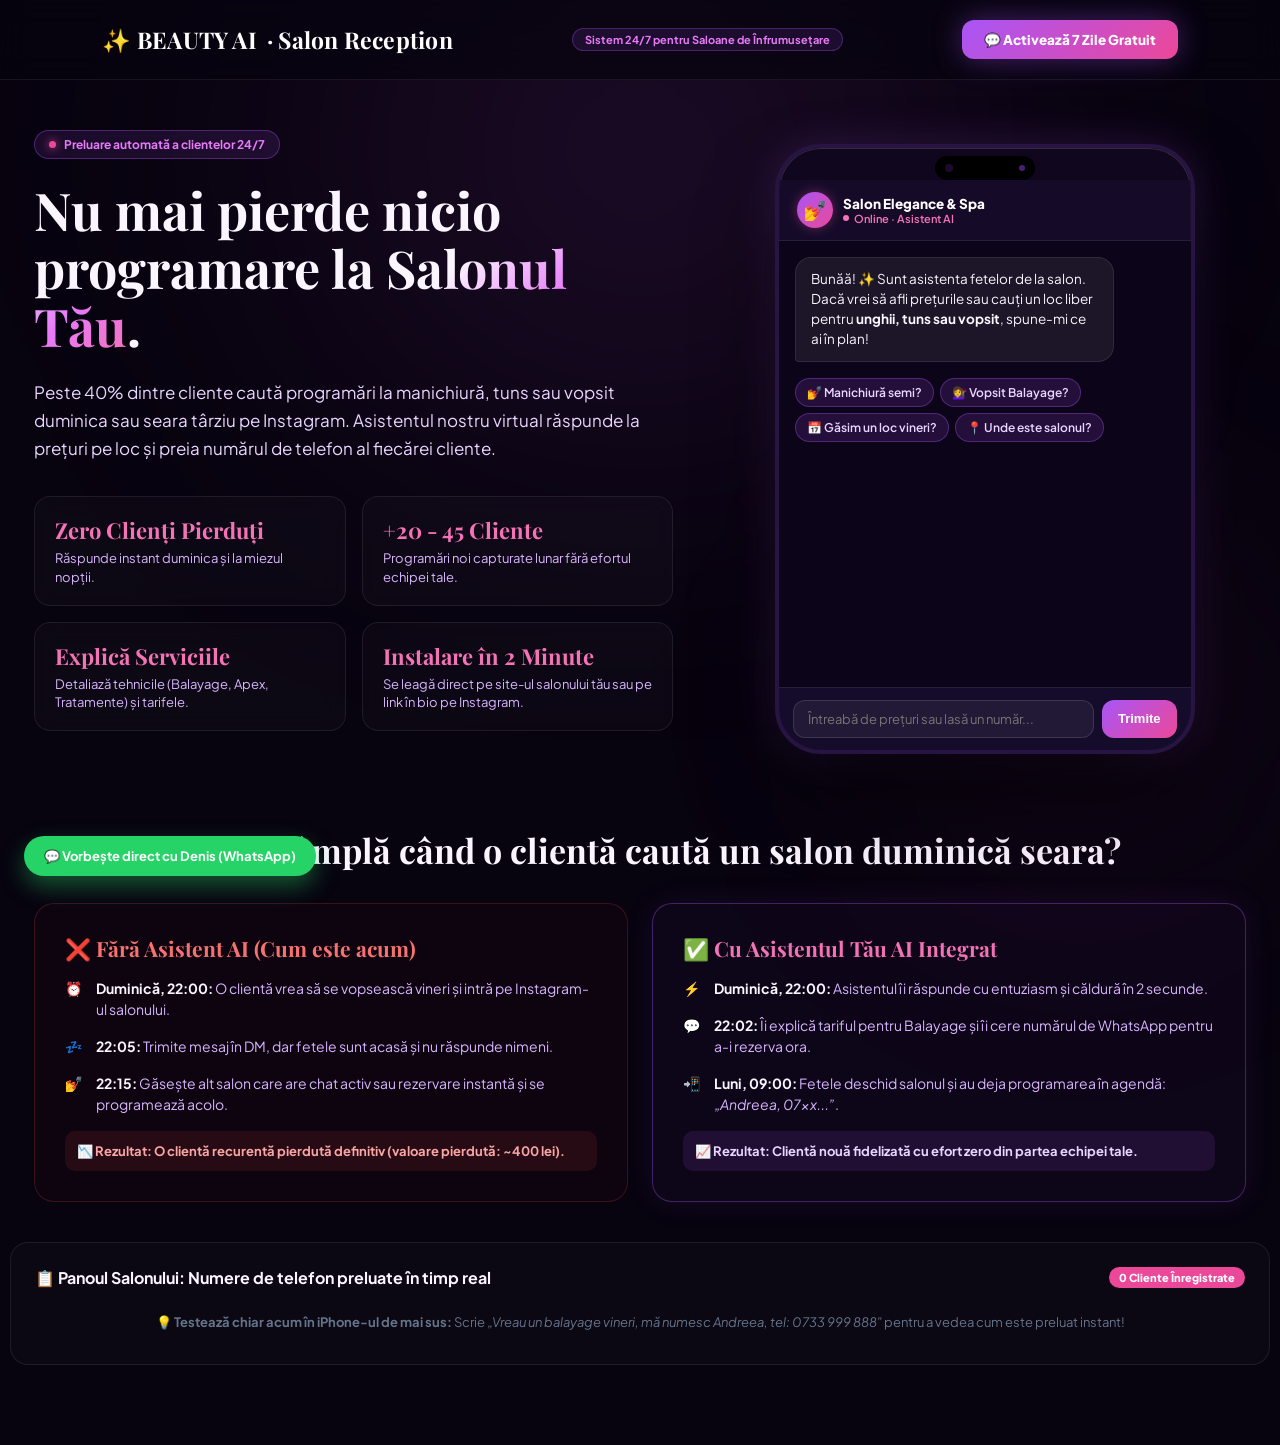
<file: salon.html>
<!DOCTYPE html>
<html lang="ro">
<head>
<meta charset="UTF-8">
<meta name="viewport" content="width=device-width, initial-scale=1.0">
<title>Recepție AI Salon — Asistent Virtual 24/7 pentru Saloane de Înfrumusețare</title>
<link rel="preconnect" href="https://fonts.googleapis.com">
<link rel="preconnect" href="https://fonts.gstatic.com" crossorigin>
<link href="https://fonts.googleapis.com/css2?family=Plus+Jakarta+Sans:wght@300;400;500;600;700;800&family=Playfair+Display:ital,wght@0,600;0,700;0,800;1,600&family=JetBrains+Mono:wght@400;500;600&display=swap" rel="stylesheet">
<style>
  :root {
    --bg-dark: #07030F;
    --card-bg: rgba(18, 9, 36, 0.75);
    --card-border: rgba(168, 85, 247, 0.25);
    --accent-glow: #A855F7;
    --accent-pink: #EC4899;
    --text-primary: #FAF5FF;
    --text-secondary: #D8B4FE;
    --font-heading: 'Playfair Display', serif;
    --font-body: 'Plus Jakarta Sans', sans-serif;
  }

  * { box-sizing: border-box; margin: 0; padding: 0; }
  body {
    background: var(--bg-dark);
    color: var(--text-primary);
    font-family: var(--font-body);
    min-height: 100vh;
    overflow-x: hidden;
    position: relative;
    padding-bottom: 80px;
  }

  .mesh-glow-1 {
    position: fixed;
    top: -150px;
    left: 50%;
    transform: translateX(-50%);
    width: 900px;
    height: 600px;
    background: radial-gradient(circle, rgba(168, 85, 247, 0.18) 0%, rgba(236, 72, 153, 0.05) 60%, transparent 80%);
    filter: blur(140px);
    pointer-events: none;
    z-index: 0;
  }
  .mesh-glow-2 {
    position: fixed;
    bottom: -100px;
    right: -100px;
    width: 600px;
    height: 600px;
    background: radial-gradient(circle, rgba(236, 72, 153, 0.08) 0%, transparent 70%);
    filter: blur(120px);
    pointer-events: none;
    z-index: 0;
  }

  header {
    position: relative;
    z-index: 50;
    display: flex;
    justify-content: space-between;
    align-items: center;
    padding: 20px 8%;
    border-bottom: 1px solid rgba(255, 255, 255, 0.07);
    backdrop-filter: blur(16px);
    background: rgba(7, 3, 15, 0.7);
  }
  .brand {
    font-family: var(--font-heading);
    font-size: 23px;
    font-weight: 700;
    color: #FFFFFF;
    display: flex;
    align-items: center;
    gap: 10px;
    letter-spacing: 0.01em;
  }
  .brand-badge {
    background: rgba(168, 85, 247, 0.12);
    color: #E879F9;
    font-size: 11px;
    font-weight: 700;
    padding: 4px 12px;
    border-radius: 20px;
    border: 1px solid rgba(168, 85, 247, 0.3);
  }
  .whatsapp-header-btn {
    background: linear-gradient(135deg, #A855F7, #EC4899);
    color: #FFFFFF;
    padding: 11px 22px;
    border-radius: 12px;
    font-weight: 800;
    font-size: 13.5px;
    text-decoration: none;
    display: flex;
    align-items: center;
    gap: 8px;
    box-shadow: 0 0 30px rgba(168, 85, 247, 0.4);
    transition: all 0.25s cubic-bezier(0.16, 1, 0.3, 1);
  }
  .whatsapp-header-btn:hover {
    transform: translateY(-2px) scale(1.02);
    box-shadow: 0 0 40px rgba(236, 72, 153, 0.6);
  }

  .hero-container {
    position: relative;
    z-index: 10;
    max-width: 1260px;
    margin: 50px auto 0;
    padding: 0 24px;
    display: grid;
    grid-template-columns: 1.1fr 0.9fr;
    gap: 50px;
    align-items: center;
  }
  @media (max-width: 980px) {
    .hero-container { grid-template-columns: 1fr; margin-top: 24px; gap: 36px; }
  }

  .pill-tag {
    display: inline-flex;
    align-items: center;
    gap: 8px;
    padding: 6px 14px;
    border-radius: 30px;
    background: rgba(168, 85, 247, 0.12);
    border: 1px solid rgba(168, 85, 247, 0.35);
    font-size: 12px;
    font-weight: 700;
    color: #E879F9;
    margin-bottom: 22px;
  }
  .pill-dot { width: 7px; height: 7px; border-radius: 50%; background: #EC4899; box-shadow: 0 0 10px #EC4899; }

  h1 {
    font-family: var(--font-heading);
    font-size: 52px;
    line-height: 1.12;
    font-weight: 700;
    margin-bottom: 22px;
  }
  @media (max-width: 600px) { h1 { font-size: 38px; } }

  .gradient-text {
    background: linear-gradient(135deg, #FAF5FF 30%, #E879F9 70%, #F472B6 100%);
    -webkit-background-clip: text;
    -webkit-text-fill-color: transparent;
  }
  p.subtitle {
    font-size: 17px;
    line-height: 1.65;
    color: #E9D5FF;
    margin-bottom: 34px;
  }

  .bento-mini {
    display: grid;
    grid-template-columns: 1fr 1fr;
    gap: 16px;
    margin-bottom: 36px;
  }
  .bento-item {
    background: rgba(255, 255, 255, 0.025);
    border: 1px solid rgba(255, 255, 255, 0.08);
    border-radius: 16px;
    padding: 18px 20px;
    backdrop-filter: blur(12px);
  }
  .bento-item b { display: block; font-size: 22px; font-family: var(--font-heading); color: #F472B6; margin-bottom: 4px; font-weight: 700; }
  .bento-item span { font-size: 13px; color: #D8B4FE; line-height: 1.45; display: block; }

  .phone-mockup-wrapper {
    position: relative;
    max-width: 420px;
    width: 100%;
    margin: 0 auto;
  }
  .iphone-frame {
    background: #10061E;
    border-radius: 46px;
    border: 4px solid #281442;
    box-shadow: 0 40px 90px -20px rgba(0, 0, 0, 0.9), 0 0 45px rgba(168, 85, 247, 0.2), inset 0 0 0 1px rgba(255, 255, 255, 0.15);
    overflow: hidden;
    height: 610px;
    display: flex;
    flex-direction: column;
    position: relative;
  }
  .dynamic-island {
    width: 100px;
    height: 24px;
    background: #000000;
    border-radius: 20px;
    margin: 8px auto 0;
    display: flex;
    align-items: center;
    justify-content: space-between;
    padding: 0 10px;
    z-index: 30;
  }
  .island-cam { width: 8px; height: 8px; border-radius: 50%; background: #1c0a2e; }
  .island-sensor { width: 6px; height: 6px; border-radius: 50%; background: #4a1d75; }

  .phone-chat-top {
    padding: 12px 18px;
    background: rgba(22, 12, 43, 0.9);
    border-bottom: 1px solid rgba(255, 255, 255, 0.08);
    display: flex;
    justify-content: space-between;
    align-items: center;
  }
  .phone-profile { display: flex; align-items: center; gap: 10px; }
  .avatar-circle {
    width: 36px;
    height: 36px;
    border-radius: 50%;
    background: linear-gradient(135deg, #A855F7, #EC4899);
    display: flex;
    align-items: center;
    justify-content: center;
    font-size: 18px;
    box-shadow: 0 0 12px rgba(236, 72, 153, 0.4);
  }
  .online-indicator { font-size: 11px; color: #F472B6; display: flex; align-items: center; gap: 5px; font-weight: 600; }

  .chat-feed {
    flex: 1;
    padding: 16px;
    overflow-y: auto;
    display: flex;
    flex-direction: column;
    gap: 12px;
    background: #0C0418;
  }
  .msg-bubble {
    max-width: 84%;
    padding: 11px 15px;
    border-radius: 16px;
    font-size: 13.5px;
    line-height: 1.5;
  }
  .msg-bubble.bot {
    background: rgba(255, 255, 255, 0.07);
    border: 1px solid rgba(255, 255, 255, 0.09);
    align-self: flex-start;
    border-bottom-left-radius: 4px;
    color: #FAF5FF;
  }
  .msg-bubble.user {
    background: linear-gradient(135deg, #A855F7, #EC4899);
    color: #FFFFFF;
    align-self: flex-end;
    border-bottom-right-radius: 4px;
    box-shadow: 0 4px 15px rgba(168, 85, 247, 0.3);
  }

  .quick-chips-group { display: flex; flex-wrap: wrap; gap: 6px; margin-top: 4px; }
  .quick-chip-btn {
    background: rgba(168, 85, 247, 0.15);
    border: 1px solid rgba(168, 85, 247, 0.35);
    color: #E9D5FF;
    padding: 6px 11px;
    border-radius: 18px;
    font-size: 12px;
    font-weight: 600;
    cursor: pointer;
    transition: all 0.2s;
  }
  .quick-chip-btn:hover { background: linear-gradient(135deg, #A855F7, #EC4899); color: #FFFFFF; transform: translateY(-2px); }

  .typing-ind {
    display: flex; gap: 4px; padding: 10px 14px; background: rgba(255, 255, 255, 0.05);
    border: 1px solid rgba(255, 255, 255, 0.08); border-radius: 16px; align-self: flex-start;
  }
  .typing-ind span { width: 5px; height: 5px; border-radius: 50%; background: #EC4899; animation: bounce 1.2s infinite ease-in-out; }
  .typing-ind span:nth-child(2) { animation-delay: 0.15s; }
  .typing-ind span:nth-child(3) { animation-delay: 0.3s; }
  @keyframes bounce { 0%, 60%, 100% { transform: translateY(0); opacity: 0.4; } 30% { transform: translateY(-5px); opacity: 1; } }

  .lead-toast {
    background: linear-gradient(135deg, rgba(168, 85, 247, 0.22), rgba(236, 72, 153, 0.15));
    border: 1px solid #EC4899;
    color: #FDF2F8;
    padding: 10px 14px;
    border-radius: 12px;
    font-size: 12.5px;
    display: flex;
    align-items: center;
    gap: 8px;
    box-shadow: 0 0 20px rgba(236, 72, 153, 0.25);
  }

  .chat-bottom-input {
    padding: 12px 14px;
    background: rgba(22, 12, 43, 0.98);
    border-top: 1px solid rgba(255, 255, 255, 0.08);
    display: flex;
    gap: 8px;
  }
  .chat-bottom-input input {
    flex: 1;
    background: rgba(255, 255, 255, 0.06);
    border: 1px solid rgba(255, 255, 255, 0.12);
    border-radius: 12px;
    padding: 10px 14px;
    color: #FFFFFF;
    font-family: inherit;
    font-size: 13px;
    outline: none;
  }
  .chat-bottom-input input:focus { border-color: #EC4899; background: rgba(255, 255, 255, 0.09); }
  .send-action-btn {
    background: linear-gradient(135deg, #A855F7, #EC4899);
    color: #FFFFFF;
    border: none;
    border-radius: 12px;
    padding: 0 16px;
    font-weight: 700;
    font-size: 13px;
    cursor: pointer;
  }

  .comparison-section {
    max-width: 1260px;
    margin: 60px auto 0;
    padding: 0 24px;
  }
  .comp-title { text-align: center; margin-bottom: 30px; font-family: var(--font-heading); font-size: 34px; font-weight: 700; }
  .comp-grid { display: grid; grid-template-columns: 1fr 1fr; gap: 24px; }
  @media (max-width: 760px) { .comp-grid { grid-template-columns: 1fr; } }
  
  .comp-card {
    border-radius: 20px;
    padding: 30px;
    border: 1px solid rgba(255, 255, 255, 0.08);
  }
  .comp-card.bad {
    background: rgba(239, 68, 68, 0.03);
    border-color: rgba(239, 68, 68, 0.2);
  }
  .comp-card.good {
    background: rgba(168, 85, 247, 0.04);
    border-color: rgba(168, 85, 247, 0.35);
    box-shadow: 0 0 30px rgba(168, 85, 247, 0.1);
  }
  .comp-card h3 { font-size: 21px; font-family: var(--font-heading); margin-bottom: 16px; display: flex; align-items: center; gap: 10px; }
  .timeline-step { display: flex; gap: 14px; margin-bottom: 16px; font-size: 14px; line-height: 1.5; color: #D8B4FE; }
  .timeline-step b { color: var(--text-primary); }

  .reception-panel {
    max-width: 1260px;
    margin: 40px auto 0;
    padding: 24px;
    background: rgba(255, 255, 255, 0.02);
    border: 1px solid rgba(255, 255, 255, 0.08);
    border-radius: 18px;
  }
  .reception-header { display: flex; justify-content: space-between; align-items: center; margin-bottom: 16px; }
  .reception-badge { background: #EC4899; color: #FFFFFF; font-weight: 800; font-size: 11px; padding: 4px 10px; border-radius: 20px; }
  .leads-flow { display: flex; flex-direction: column; gap: 10px; }
  .lead-entry {
    background: rgba(255, 255, 255, 0.03);
    border: 1px solid rgba(255, 255, 255, 0.06);
    padding: 12px 18px;
    border-radius: 10px;
    display: flex;
    justify-content: space-between;
    align-items: center;
    font-size: 13.5px;
  }
  .lead-num { font-family: 'JetBrains Mono', monospace; color: #F472B6; font-weight: 600; }

  .floating-wa {
    position: fixed;
    bottom: 24px;
    left: 24px;
    z-index: 99999;
    background: #25D366;
    color: #FFFFFF;
    padding: 12px 20px;
    border-radius: 30px;
    text-decoration: none;
    font-weight: 700;
    font-size: 13px;
    display: flex;
    align-items: center;
    gap: 8px;
    box-shadow: 0 10px 25px rgba(37, 211, 102, 0.4);
    transition: transform 0.2s;
  }
  .floating-wa:hover { transform: scale(1.05); }
</style>
</head>
<body>

  <div class="mesh-glow-1"></div>
  <div class="mesh-glow-2"></div>

  <header>
    <div class="brand">
      ✨ BEAUTY AI <span>· Salon Reception</span>
    </div>
    <div class="brand-badge">Sistem 24/7 pentru Saloane de Înfrumusețare</div>
    <a href="https://wa.me/40775613269?text=Buna!%20Am%20testat%20asistentul%20AI%20si%20as%20vrea%20sa%20activez%20perioada%20gratuita%20de%207%20zile%20pentru%20salonul%20meu." target="_blank" class="whatsapp-header-btn">
      <span>💬 Activează 7 Zile Gratuit</span>
    </a>
  </header>

  <div class="hero-container">
    <div>
      <div class="pill-tag">
        <span class="pill-dot"></span> Preluare automată a clientelor 24/7
      </div>
      <h1>Nu mai pierde nicio programare la <span class="gradient-text">Salonul Tău</span>.</h1>
      <p class="subtitle">
        Peste 40% dintre cliente caută programări la manichiură, tuns sau vopsit duminica sau seara târziu pe Instagram. Asistentul nostru virtual răspunde la prețuri pe loc și preia numărul de telefon al fiecărei cliente.
      </p>

      <div class="bento-mini">
        <div class="bento-item">
          <b>Zero Clienți Pierduți</b>
          <span>Răspunde instant duminica și la miezul nopții.</span>
        </div>
        <div class="bento-item">
          <b>+20 - 45 Cliente</b>
          <span>Programări noi capturate lunar fără efortul echipei tale.</span>
        </div>
        <div class="bento-item">
          <b>Explică Serviciile</b>
          <span>Detaliază tehnicile (Balayage, Apex, Tratamente) și tarifele.</span>
        </div>
        <div class="bento-item">
          <b>Instalare în 2 Minute</b>
          <span>Se leagă direct pe site-ul salonului tău sau pe link în bio pe Instagram.</span>
        </div>
      </div>
    </div>

    <div class="phone-mockup-wrapper">
      <div class="iphone-frame">
        <div class="dynamic-island">
          <div class="island-cam"></div>
          <div class="island-sensor"></div>
        </div>

        <div class="phone-chat-top">
          <div class="phone-profile">
            <div class="avatar-circle">💅</div>
            <div>
              <div style="font-weight: 800; font-size: 13.5px; color: #fff;">Salon Elegance & Spa</div>
              <div class="online-indicator"><span style="width:6px;height:6px;border-radius:50%;background:#F472B6;"></span> Online · Asistent AI</div>
            </div>
          </div>
        </div>

        <div class="chat-feed" id="chatFeed">
          <div class="msg-bubble bot">
            Bunăă! ✨ Sunt asistenta fetelor de la salon. Dacă vrei să afli prețurile sau cauți un loc liber pentru <b>unghii, tuns sau vopsit</b>, spune-mi ce ai în plan!
          </div>

          <div class="quick-chips-group" id="chipsBox">
            <div class="quick-chip-btn" onclick="sendChip('Cât costă manichiura semipermanentă?')">💅 Manichiură semi?</div>
            <div class="quick-chip-btn" onclick="sendChip('Preț vopsit Balayage?')">💇‍♀️ Vopsit Balayage?</div>
            <div class="quick-chip-btn" onclick="sendChip('Vreau o programare vineri')">📅 Găsim un loc vineri?</div>
            <div class="quick-chip-btn" onclick="sendChip('Unde aveți salonul?')">📍 Unde este salonul?</div>
          </div>
        </div>

        <div class="chat-bottom-input">
          <input type="text" id="chatInput" placeholder="Întreabă de prețuri sau lasă un număr..." />
          <button class="send-action-btn" id="sendBtn" onclick="handleSend()">Trimite</button>
        </div>
      </div>
    </div>
  </div>

  <div class="comparison-section">
    <div class="comp-title">Ce se întâmplă când o clientă caută un salon duminică seara?</div>
    <div class="comp-grid">
      <div class="comp-card bad">
        <h3 style="color: #F87171;">❌ Fără Asistent AI (Cum este acum)</h3>
        <div class="timeline-step">
          <span>⏰</span>
          <div><b>Duminică, 22:00:</b> O clientă vrea să se vopsească vineri și intră pe Instagram-ul salonului.</div>
        </div>
        <div class="timeline-step">
          <span>💤</span>
          <div><b>22:05:</b> Trimite mesaj în DM, dar fetele sunt acasă și nu răspunde nimeni.</div>
        </div>
        <div class="timeline-step">
          <span>💅</span>
          <div><b>22:15:</b> Găsește alt salon care are chat activ sau rezervare instantă și se programează acolo.</div>
        </div>
        <div style="background: rgba(239, 68, 68, 0.1); padding: 12px; border-radius: 10px; font-size: 13px; color: #FCA5A5; font-weight: 700; margin-top: 10px;">
          📉 Rezultat: O clientă recurentă pierdută definitiv (valoare pierdută: ~400 lei).
        </div>
      </div>

      <div class="comp-card good">
        <h3 style="color: #F472B6;">✅ Cu Asistentul Tău AI Integrat</h3>
        <div class="timeline-step">
          <span>⚡</span>
          <div><b>Duminică, 22:00:</b> Asistentul îi răspunde cu entuziasm și căldură în 2 secunde.</div>
        </div>
        <div class="timeline-step">
          <span>💬</span>
          <div><b>22:02:</b> Îi explică tariful pentru Balayage și îi cere numărul de WhatsApp pentru a-i rezerva ora.</div>
        </div>
        <div class="timeline-step">
          <span>📲</span>
          <div><b>Luni, 09:00:</b> Fetele deschid salonul și au deja programarea în agendă: <i>„Andreea, 07xx...”</i>.</div>
        </div>
        <div style="background: rgba(168, 85, 247, 0.12); padding: 12px; border-radius: 10px; font-size: 13px; color: #E9D5FF; font-weight: 700; margin-top: 10px;">
          📈 Rezultat: Clientă nouă fidelizată cu efort zero din partea echipei tale.
        </div>
      </div>
    </div>
  </div>

  <div class="reception-panel">
    <div class="reception-header">
      <div style="font-weight: 700; font-size: 16px; display:flex; align-items:center; gap:10px;">
        📋 Panoul Salonului: Numere de telefon preluate în timp real
      </div>
      <span class="reception-badge" id="leadsCounterBadge">0 Cliente Notificate</span>
    </div>
    <div class="leads-flow" id="leadsContainer">
      <div style="color: #64748B; font-size: 13px; text-align: center; padding: 10px;">
        💡 <b>Testează chiar acum în iPhone-ul de mai sus:</b> Scrie <i>„Vreau un balayage vineri, mă numesc Andreea, tel: 0733 999 888”</i> pentru a vedea cum este preluat instant!
      </div>
    </div>
  </div>

  <a href="https://wa.me/40775613269?text=Buna!%20Am%20testat%20asistentul%20AI%20si%20as%20vrea%20sa%20activez%20perioada%20gratuita%20de%207%20zile." target="_blank" class="floating-wa">
    💬 Vorbește direct cu Denis (WhatsApp)
  </a>

<script>
const API_URL = 'http://127.0.0.1:8000';
const clinicId = 'salon';
let chatHistory = [];

function appendMsg(text, role) {
  const feed = document.getElementById('chatFeed');
  const div = document.createElement('div');
  div.className = 'msg-bubble ' + role;
  div.innerHTML = text.replace(/\*\*(.*?)\*\*/g, '<b>$1</b>').replace(/\n/g, '<br/>');
  feed.appendChild(div);
  feed.scrollTop = feed.scrollHeight;
  return div;
}

function showTypingAnim() {
  const feed = document.getElementById('chatFeed');
  const div = document.createElement('div');
  div.className = 'typing-ind';
  div.id = 'typingBubble';
  div.innerHTML = '<span></span><span></span><span></span>';
  feed.appendChild(div);
  feed.scrollTop = feed.scrollHeight;
}

function hideTypingAnim() {
  const el = document.getElementById('typingBubble');
  if(el) el.remove();
}

function sendChip(text) {
  document.getElementById('chatInput').value = text;
  handleSend();
}

function extractPhoneClient(txt) {
  const clean = txt.replace(/[\s\.\-\/]/g, '');
  const m = clean.match(/(?:(?:\+40|0040)?0?7\d{8})/);
  return m ? m[0] : null;
}

function extractNameClient(txt) {
  const p1 = /(?:mă numesc|ma numesc|numele meu este|sunt)\s+([A-ZĂÎÂȘȚa-zăîâșț\s]{3,30})/i;
  const p2 = /^([A-ZĂÎÂȘȚ][a-zăîâșț]+\s+[A-ZĂÎÂȘȚ][a-zăîâșț]+)/;
  const m = txt.match(p1) || txt.match(p2);
  return m ? m[1].trim() : 'Clientă';
}

function runClientRuleEngine(msg) {
  const text = msg.toLowerCase();
  if (/programare|programez|loc|cand|când|disponibil|liber/.test(text)) {
    return 'Super! Ce serviciu ai dori (unghii, tuns, vopsit) și în ce zi ți-ar conveni să vii? Lasă-mi te rog numele tău și un număr de telefon, iar fetele îți dau un mesaj rapid pe WhatsApp cu opțiunile de ore libere.';
  }
  if (/unghii|manichiura|manichiură|semi|apex/.test(text)) {
    return 'Manichiura semipermanentă cu apex este **110 lei**, iar fetele lucrează extrem de curat și rezistă impecabil 3-4 săptămâni fără să sară oja. Vrei să-ți găsim un loc pentru săptămâna asta?';
  }
  if (/balayage|vopsit|blond|suvite|șuvițe/.test(text)) {
    return 'Vopsitul Balayage pornește de la **350 lei** (în funcție de lungimea și desimea părului tău). Fetele sunt specializate pe tehnici moderne și protejează firul de păr. Ai vrea să te programezi?';
  }
  if (/pret|preț|cost|cat costa|cât costă|tarife/.test(text)) {
    return 'Uite lista noastră cu cele mai iubite servicii de la Salon Elegance:\n\n• **Manichiură semi cu apex**: 110 lei\n• **Tuns damă + coafat**: 120 lei\n• **Vopsit Balayage**: de la 350 lei\n• **Tratament păr botox/keratină**: 220 lei\n\nCe ai vrea să-ți facem frumos?';
  }
  if (/unde|adresa|locatie|locație/.test(text)) {
    return 'Salonul nostru este pe **Bulevardul Unirii nr. 18**. Te așteptăm cu o cafea bună! Vrei să căutăm un loc liber?';
  }
  return 'Bunăă! ✨ Sunt asistenta fetelor de la Salon Elegance. Spune-mi ce ai în plan (unghii, păr, tratamente) și te ajut cu mare drag!';
}

async function handleSend() {
  const input = document.getElementById('chatInput');
  const text = input.value.trim();
  if(!text) return;

  appendMsg(text, 'user');
  chatHistory.push({ role: 'user', text: text });
  input.value = '';
  document.getElementById('sendBtn').disabled = true;
  showTypingAnim();

  const chips = document.getElementById('chipsBox');
  if(chips) chips.style.display = 'none';

  let replyText = '';
  let phone = extractPhoneClient(text);
  let name = extractNameClient(text);
  let leadCaptured = false;

  if (phone) {
    leadCaptured = true;
    const leads = JSON.parse(localStorage.getItem('saved_leads_' + clinicId) || '[]');
    leads.unshift({
      name: name,
      phone: phone,
      timestamp: new Date().toLocaleTimeString([], {hour: '2-digit', minute:'2-digit'}),
      clinic_id: clinicId
    });
    localStorage.setItem('saved_leads_' + clinicId, JSON.stringify(leads));
  }

  try {
    const controller = new AbortController();
    const timeoutId = setTimeout(() => controller.abort(), 1500);
    const res = await fetch(`${API_URL}/api/chat`, {
      method: 'POST',
      headers: { 'Content-Type': 'application/json' },
      body: JSON.stringify({ message: text, clinic_id: clinicId, history: chatHistory }),
      signal: controller.signal
    });
    clearTimeout(timeoutId);
    const data = await res.json();
    replyText = data.reply;
    if (data.lead_captured) { leadCaptured = true; phone = data.phone_detected; }
  } catch(e) {
    await new Promise(r => setTimeout(r, 600));
    if (leadCaptured) {
      replyText = `Super, mulțumim mult${name ? ', ' + name : ''}! Am notat numărul (${phone}). Îți lasă fetele mesaj pe WhatsApp imediat cu orele disponibile. Abia așteptăm să te răsfățăm la salon! ✨`;
    } else {
      replyText = runClientRuleEngine(text);
    }
  }

  hideTypingAnim();
  appendMsg(replyText, 'bot');
  chatHistory.push({ role: 'assistant', text: replyText });

  if(leadCaptured) {
    const toast = document.createElement('div');
    toast.className = 'lead-toast';
    toast.innerHTML = `✨ <b>Programare Preluată!</b> Numărul <b>${phone}</b> a fost trimis fetelor de la recepție.`;
    document.getElementById('chatFeed').appendChild(toast);
  }

  loadLeadsStream();
  document.getElementById('sendBtn').disabled = false;
  input.focus();
}

async function loadLeadsStream() {
  let leads = [];
  try {
    const res = await fetch(`${API_URL}/api/leads`);
    const serverLeads = await res.json();
    leads = serverLeads.filter(l => l.clinic_id === clinicId);
  } catch(e) {}

  const localLeads = JSON.parse(localStorage.getItem('saved_leads_' + clinicId) || '[]');
  leads = [...localLeads, ...leads];

  document.getElementById('leadsCounterBadge').textContent = `${leads.length} Cliente Înregistrate`;
  const box = document.getElementById('leadsContainer');
  if(leads.length > 0) {
    box.innerHTML = leads.slice(0, 8).map(l => `
      <div class="lead-entry">
        <div><b>${l.name}</b> · <span style="color:#D8B4FE;">Cerere de programare salon</span></div>
        <div><span class="lead-num">📞 ${l.phone}</span> <span style="color:#64748B; font-size:11px; margin-left:10px;">${l.timestamp}</span></div>
      </div>
    `).join('');
  }
}

document.getElementById('chatInput').addEventListener('keydown', (e) => {
  if(e.key === 'Enter') handleSend();
});

loadLeadsStream();
</script>

</body>
</html>
</file>
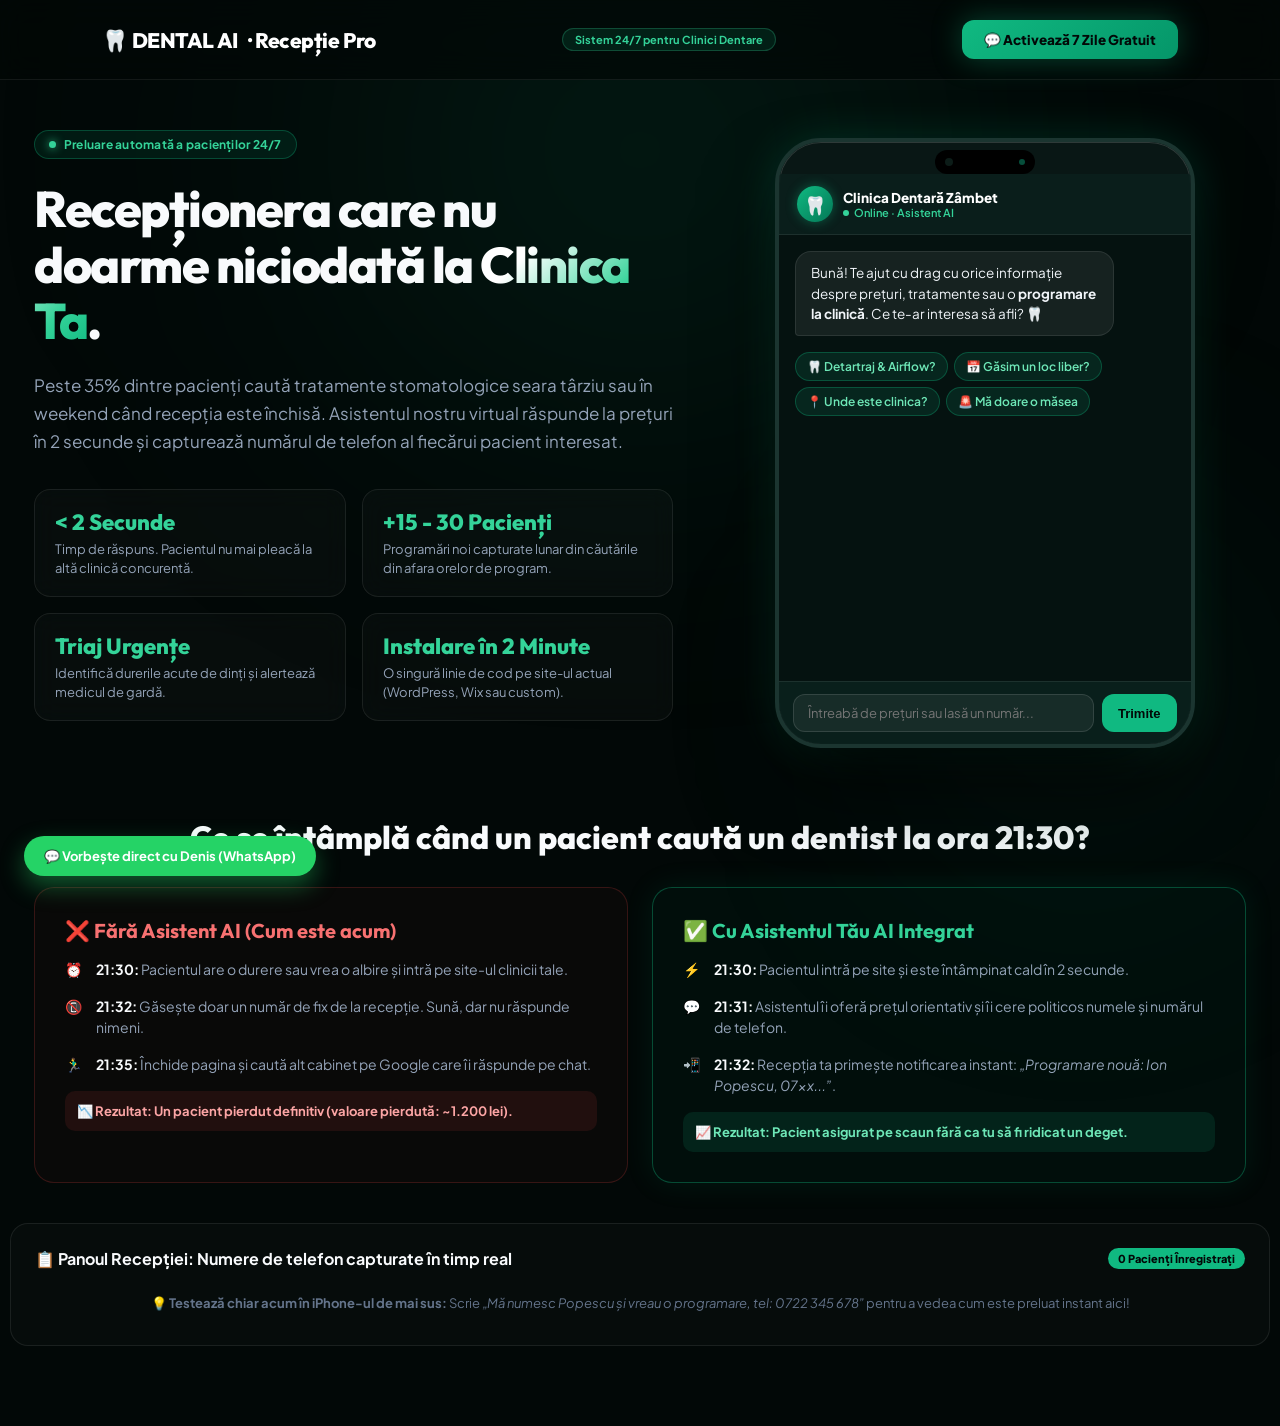
<file: stomatologie.html>
<!DOCTYPE html>
<html lang="ro">
<head>
<meta charset="UTF-8">
<meta name="viewport" content="width=device-width, initial-scale=1.0">
<title>Recepție AI Dentară — Asistent Virtual 24/7 pentru Clinici Stomatologice</title>
<link rel="preconnect" href="https://fonts.googleapis.com">
<link rel="preconnect" href="https://fonts.gstatic.com" crossorigin>
<link href="https://fonts.googleapis.com/css2?family=Plus+Jakarta+Sans:wght@300;400;500;600;700;800&family=Outfit:wght@400;500;600;700;800;900&family=JetBrains+Mono:wght@400;500;600&display=swap" rel="stylesheet">
<style>
  :root {
    --bg-dark: #020807;
    --card-bg: rgba(7, 20, 18, 0.75);
    --card-border: rgba(16, 185, 129, 0.22);
    --teal-glow: #10B981;
    --teal-accent: #059669;
    --text-primary: #F8FAFC;
    --text-secondary: #94A3B8;
    --font-heading: 'Outfit', sans-serif;
    --font-body: 'Plus Jakarta Sans', sans-serif;
  }

  * { box-sizing: border-box; margin: 0; padding: 0; }
  body {
    background: var(--bg-dark);
    color: var(--text-primary);
    font-family: var(--font-body);
    min-height: 100vh;
    overflow-x: hidden;
    position: relative;
    padding-bottom: 80px;
  }

  /* Ambient Mesh Lighting */
  .mesh-glow-1 {
    position: fixed;
    top: -150px;
    left: 50%;
    transform: translateX(-50%);
    width: 900px;
    height: 600px;
    background: radial-gradient(circle, rgba(16, 185, 129, 0.16) 0%, rgba(5, 150, 105, 0.04) 60%, transparent 80%);
    filter: blur(140px);
    pointer-events: none;
    z-index: 0;
  }
  .mesh-glow-2 {
    position: fixed;
    bottom: -100px;
    right: -100px;
    width: 600px;
    height: 600px;
    background: radial-gradient(circle, rgba(16, 185, 129, 0.08) 0%, transparent 70%);
    filter: blur(120px);
    pointer-events: none;
    z-index: 0;
  }

  /* Navigation Bar */
  header {
    position: relative;
    z-index: 50;
    display: flex;
    justify-content: space-between;
    align-items: center;
    padding: 20px 8%;
    border-bottom: 1px solid rgba(255, 255, 255, 0.07);
    backdrop-filter: blur(16px);
    background: rgba(2, 8, 7, 0.7);
  }
  .brand {
    font-family: var(--font-heading);
    font-size: 21px;
    font-weight: 800;
    color: #FFFFFF;
    display: flex;
    align-items: center;
    gap: 10px;
    letter-spacing: -0.02em;
  }
  .brand-badge {
    background: rgba(16, 185, 129, 0.12);
    color: #34D399;
    font-size: 11px;
    font-weight: 700;
    padding: 4px 12px;
    border-radius: 20px;
    border: 1px solid rgba(52, 211, 153, 0.25);
  }
  .whatsapp-header-btn {
    background: linear-gradient(135deg, #10B981, #059669);
    color: #020807;
    padding: 11px 22px;
    border-radius: 12px;
    font-weight: 800;
    font-size: 13.5px;
    text-decoration: none;
    display: flex;
    align-items: center;
    gap: 8px;
    box-shadow: 0 0 30px rgba(16, 185, 129, 0.35);
    transition: all 0.25s cubic-bezier(0.16, 1, 0.3, 1);
  }
  .whatsapp-header-btn:hover {
    transform: translateY(-2px) scale(1.02);
    box-shadow: 0 0 40px rgba(16, 185, 129, 0.55);
  }

  /* Hero Section */
  .hero-container {
    position: relative;
    z-index: 10;
    max-width: 1260px;
    margin: 50px auto 0;
    padding: 0 24px;
    display: grid;
    grid-template-columns: 1.1fr 0.9fr;
    gap: 50px;
    align-items: center;
  }
  @media (max-width: 980px) {
    .hero-container { grid-template-columns: 1fr; margin-top: 24px; gap: 36px; }
  }

  .pill-tag {
    display: inline-flex;
    align-items: center;
    gap: 8px;
    padding: 6px 14px;
    border-radius: 30px;
    background: rgba(16, 185, 129, 0.1);
    border: 1px solid rgba(16, 185, 129, 0.3);
    font-size: 12px;
    font-weight: 700;
    color: #34D399;
    margin-bottom: 22px;
    letter-spacing: 0.02em;
  }
  .pill-dot { width: 7px; height: 7px; border-radius: 50%; background: #34D399; box-shadow: 0 0 10px #34D399; animation: pulse-green 2s infinite; }
  @keyframes pulse-green {
    0% { transform: scale(0.95); box-shadow: 0 0 0 0 rgba(52,211,153, 0.6); }
    70% { transform: scale(1.05); box-shadow: 0 0 0 8px rgba(52,211,153, 0); }
    100% { transform: scale(0.95); box-shadow: 0 0 0 0 rgba(52,211,153, 0); }
  }

  h1 {
    font-family: var(--font-heading);
    font-size: 50px;
    line-height: 1.12;
    font-weight: 800;
    letter-spacing: -0.03em;
    margin-bottom: 22px;
  }
  @media (max-width: 600px) { h1 { font-size: 36px; } }

  .gradient-text {
    background: linear-gradient(135deg, #FFFFFF 25%, #34D399 75%, #10B981 100%);
    -webkit-background-clip: text;
    -webkit-text-fill-color: transparent;
  }
  p.subtitle {
    font-size: 17px;
    line-height: 1.65;
    color: var(--text-secondary);
    margin-bottom: 34px;
  }

  /* Bento Grid Stats */
  .bento-mini {
    display: grid;
    grid-template-columns: 1fr 1fr;
    gap: 16px;
    margin-bottom: 36px;
  }
  .bento-item {
    background: rgba(255, 255, 255, 0.025);
    border: 1px solid rgba(255, 255, 255, 0.08);
    border-radius: 16px;
    padding: 18px 20px;
    backdrop-filter: blur(12px);
    transition: border-color 0.2s;
  }
  .bento-item:hover { border-color: rgba(16, 185, 129, 0.4); }
  .bento-item b { display: block; font-size: 22px; font-family: var(--font-heading); color: #34D399; margin-bottom: 4px; font-weight: 800; }
  .bento-item span { font-size: 13px; color: var(--text-secondary); line-height: 1.45; display: block; }

  /* Device Simulator / iPhone Frame */
  .phone-mockup-wrapper {
    position: relative;
    max-width: 420px;
    width: 100%;
    margin: 0 auto;
  }
  .iphone-frame {
    background: #091715;
    border-radius: 46px;
    border: 4px solid #1B3530;
    box-shadow: 0 40px 90px -20px rgba(0, 0, 0, 0.9), 0 0 45px rgba(16, 185, 129, 0.2), inset 0 0 0 1px rgba(255, 255, 255, 0.15);
    overflow: hidden;
    height: 610px;
    display: flex;
    flex-direction: column;
    position: relative;
  }
  .dynamic-island {
    width: 100px;
    height: 24px;
    background: #000000;
    border-radius: 20px;
    margin: 8px auto 0;
    display: flex;
    align-items: center;
    justify-content: space-between;
    padding: 0 10px;
    z-index: 30;
  }
  .island-cam { width: 8px; height: 8px; border-radius: 50%; background: #0c1c18; }
  .island-sensor { width: 6px; height: 6px; border-radius: 50%; background: #064e3b; }

  /* Chat Top inside Phone */
  .phone-chat-top {
    padding: 12px 18px;
    background: rgba(10, 32, 28, 0.9);
    border-bottom: 1px solid rgba(255, 255, 255, 0.08);
    display: flex;
    justify-content: space-between;
    align-items: center;
  }
  .phone-profile { display: flex; align-items: center; gap: 10px; }
  .avatar-circle {
    width: 36px;
    height: 36px;
    border-radius: 50%;
    background: linear-gradient(135deg, #10B981, #047857);
    display: flex;
    align-items: center;
    justify-content: center;
    font-size: 18px;
    box-shadow: 0 0 12px rgba(16, 185, 129, 0.4);
  }
  .online-indicator { font-size: 11px; color: #34D399; display: flex; align-items: center; gap: 5px; font-weight: 600; }

  /* Message Feed */
  .chat-feed {
    flex: 1;
    padding: 16px;
    overflow-y: auto;
    display: flex;
    flex-direction: column;
    gap: 12px;
    background: #051210;
  }
  .msg-bubble {
    max-width: 84%;
    padding: 11px 15px;
    border-radius: 16px;
    font-size: 13.5px;
    line-height: 1.5;
  }
  .msg-bubble.bot {
    background: rgba(255, 255, 255, 0.07);
    border: 1px solid rgba(255, 255, 255, 0.09);
    align-self: flex-start;
    border-bottom-left-radius: 4px;
    color: #F1F5F9;
  }
  .msg-bubble.user {
    background: linear-gradient(135deg, #10B981, #059669);
    color: #FFFFFF;
    align-self: flex-end;
    border-bottom-right-radius: 4px;
    box-shadow: 0 4px 15px rgba(16, 185, 129, 0.25);
  }

  .quick-chips-group { display: flex; flex-wrap: wrap; gap: 6px; margin-top: 4px; }
  .quick-chip-btn {
    background: rgba(16, 185, 129, 0.12);
    border: 1px solid rgba(16, 185, 129, 0.3);
    color: #6EE7B7;
    padding: 6px 11px;
    border-radius: 18px;
    font-size: 12px;
    font-weight: 600;
    cursor: pointer;
    transition: all 0.2s;
  }
  .quick-chip-btn:hover { background: #10B981; color: #020807; transform: translateY(-2px); }

  .typing-ind {
    display: flex; gap: 4px; padding: 10px 14px; background: rgba(255, 255, 255, 0.05);
    border: 1px solid rgba(255, 255, 255, 0.08); border-radius: 16px; align-self: flex-start;
  }
  .typing-ind span { width: 5px; height: 5px; border-radius: 50%; background: #34D399; animation: bounce 1.2s infinite ease-in-out; }
  .typing-ind span:nth-child(2) { animation-delay: 0.15s; }
  .typing-ind span:nth-child(3) { animation-delay: 0.3s; }
  @keyframes bounce { 0%, 60%, 100% { transform: translateY(0); opacity: 0.4; } 30% { transform: translateY(-4px); opacity: 1; } }

  .lead-toast {
    background: linear-gradient(135deg, rgba(16, 185, 129, 0.22), rgba(5, 150, 105, 0.12));
    border: 1px solid #10B981;
    color: #6EE7B7;
    padding: 10px 14px;
    border-radius: 12px;
    font-size: 12.5px;
    display: flex;
    align-items: center;
    gap: 8px;
    box-shadow: 0 0 20px rgba(16, 185, 129, 0.25);
  }

  .chat-bottom-input {
    padding: 12px 14px;
    background: rgba(10, 32, 28, 0.98);
    border-top: 1px solid rgba(255, 255, 255, 0.08);
    display: flex;
    gap: 8px;
  }
  .chat-bottom-input input {
    flex: 1;
    background: rgba(255, 255, 255, 0.06);
    border: 1px solid rgba(255, 255, 255, 0.12);
    border-radius: 12px;
    padding: 10px 14px;
    color: #FFFFFF;
    font-family: inherit;
    font-size: 13px;
    outline: none;
  }
  .chat-bottom-input input:focus { border-color: #10B981; background: rgba(255, 255, 255, 0.09); }
  .send-action-btn {
    background: #10B981;
    color: #020807;
    border: none;
    border-radius: 12px;
    padding: 0 16px;
    font-weight: 700;
    font-size: 13px;
    cursor: pointer;
  }

  /* Comparison Section: Inainte vs Dupa */
  .comparison-section {
    max-width: 1260px;
    margin: 60px auto 0;
    padding: 0 24px;
  }
  .comp-title { text-align: center; margin-bottom: 30px; font-family: var(--font-heading); font-size: 32px; font-weight: 800; }
  .comp-grid { display: grid; grid-template-columns: 1fr 1fr; gap: 24px; }
  @media (max-width: 760px) { .comp-grid { grid-template-columns: 1fr; } }
  
  .comp-card {
    border-radius: 20px;
    padding: 30px;
    border: 1px solid rgba(255, 255, 255, 0.08);
  }
  .comp-card.bad {
    background: rgba(239, 68, 68, 0.03);
    border-color: rgba(239, 68, 68, 0.2);
  }
  .comp-card.good {
    background: rgba(16, 185, 129, 0.04);
    border-color: rgba(16, 185, 129, 0.35);
    box-shadow: 0 0 30px rgba(16, 185, 129, 0.1);
  }
  .comp-card h3 { font-size: 20px; font-family: var(--font-heading); margin-bottom: 16px; display: flex; align-items: center; gap: 10px; }
  .timeline-step { display: flex; gap: 14px; margin-bottom: 16px; font-size: 14px; line-height: 1.5; color: var(--text-secondary); }
  .timeline-step b { color: var(--text-primary); }

  /* Live Reception Panel */
  .reception-panel {
    max-width: 1260px;
    margin: 40px auto 0;
    padding: 24px;
    background: rgba(255, 255, 255, 0.02);
    border: 1px solid rgba(255, 255, 255, 0.08);
    border-radius: 18px;
  }
  .reception-header { display: flex; justify-content: space-between; align-items: center; margin-bottom: 16px; }
  .reception-badge { background: #10B981; color: #020807; font-weight: 800; font-size: 11px; padding: 4px 10px; border-radius: 20px; }
  .leads-flow { display: flex; flex-direction: column; gap: 10px; }
  .lead-entry {
    background: rgba(255, 255, 255, 0.03);
    border: 1px solid rgba(255, 255, 255, 0.06);
    padding: 12px 18px;
    border-radius: 10px;
    display: flex;
    justify-content: space-between;
    align-items: center;
    font-size: 13.5px;
  }
  .lead-num { font-family: 'JetBrains Mono', monospace; color: #34D399; font-weight: 600; }

  /* Floating WhatsApp Button for direct contact */
  .floating-wa {
    position: fixed;
    bottom: 24px;
    left: 24px;
    z-index: 99999;
    background: #25D366;
    color: #FFFFFF;
    padding: 12px 20px;
    border-radius: 30px;
    text-decoration: none;
    font-weight: 700;
    font-size: 13px;
    display: flex;
    align-items: center;
    gap: 8px;
    box-shadow: 0 10px 25px rgba(37, 211, 102, 0.4);
    transition: transform 0.2s;
  }
  .floating-wa:hover { transform: scale(1.05); }
</style>
</head>
<body>

  <div class="mesh-glow-1"></div>
  <div class="mesh-glow-2"></div>

  <header>
    <div class="brand">
      🦷 DENTAL AI <span>· Recepție Pro</span>
    </div>
    <div class="brand-badge">Sistem 24/7 pentru Clinici Dentare</div>
    <a href="https://wa.me/40775613269?text=Buna!%20Am%20testat%20asistentul%20AI%20si%20as%20vrea%20sa%20activez%20perioada%20gratuita%20de%207%20zile%20pentru%20clinica%20mea." target="_blank" class="whatsapp-header-btn">
      <span>💬 Activează 7 Zile Gratuit</span>
    </a>
  </header>

  <div class="hero-container">
    <div>
      <div class="pill-tag">
        <span class="pill-dot"></span> Preluare automată a pacienților 24/7
      </div>
      <h1>Recepționera care nu doarme niciodată la <span class="gradient-text">Clinica Ta</span>.</h1>
      <p class="subtitle">
        Peste 35% dintre pacienți caută tratamente stomatologice seara târziu sau în weekend când recepția este închisă. Asistentul nostru virtual răspunde la prețuri în 2 secunde și capturează numărul de telefon al fiecărui pacient interesat.
      </p>

      <div class="bento-mini">
        <div class="bento-item">
          <b>&lt; 2 Secunde</b>
          <span>Timp de răspuns. Pacientul nu mai pleacă la altă clinică concurentă.</span>
        </div>
        <div class="bento-item">
          <b>+15 - 30 Pacienți</b>
          <span>Programări noi capturate lunar din căutările din afara orelor de program.</span>
        </div>
        <div class="bento-item">
          <b>Triaj Urgențe</b>
          <span>Identifică durerile acute de dinți și alertează medicul de gardă.</span>
        </div>
        <div class="bento-item">
          <b>Instalare în 2 Minute</b>
          <span>O singură linie de cod pe site-ul actual (WordPress, Wix sau custom).</span>
        </div>
      </div>
    </div>

    <!-- iPhone Mockup Showcase -->
    <div class="phone-mockup-wrapper">
      <div class="iphone-frame">
        <div class="dynamic-island">
          <div class="island-cam"></div>
          <div class="island-sensor"></div>
        </div>

        <div class="phone-chat-top">
          <div class="phone-profile">
            <div class="avatar-circle">🦷</div>
            <div>
              <div style="font-weight: 800; font-size: 13.5px; color: #fff;">Clinica Dentară Zâmbet</div>
              <div class="online-indicator"><span style="width:6px;height:6px;border-radius:50%;background:#34D399;"></span> Online · Asistent AI</div>
            </div>
          </div>
        </div>

        <div class="chat-feed" id="chatFeed">
          <div class="msg-bubble bot">
            Bună! Te ajut cu drag cu orice informație despre prețuri, tratamente sau o <b>programare la clinică</b>. Ce te-ar interesa să afli? 🦷
          </div>

          <div class="quick-chips-group" id="chipsBox">
            <div class="quick-chip-btn" onclick="sendChip('Cât costă un detartraj complet?')">🦷 Detartraj & Airflow?</div>
            <div class="quick-chip-btn" onclick="sendChip('Vreau o programare săptămâna aceasta')">📅 Găsim un loc liber?</div>
            <div class="quick-chip-btn" onclick="sendChip('Unde aveți sediul clinicii?')">📍 Unde este clinica?</div>
            <div class="quick-chip-btn" onclick="sendChip('Mă doare rău o măsea')">🚨 Mă doare o măsea</div>
          </div>
        </div>

        <div class="chat-bottom-input">
          <input type="text" id="chatInput" placeholder="Întreabă de prețuri sau lasă un număr..." />
          <button class="send-action-btn" id="sendBtn" onclick="handleSend()">Trimite</button>
        </div>
      </div>
    </div>
  </div>

  <!-- Comparison: Inainte vs Dupa -->
  <div class="comparison-section">
    <div class="comp-title">Ce se întâmplă când un pacient caută un dentist la ora 21:30?</div>
    <div class="comp-grid">
      <div class="comp-card bad">
        <h3 style="color: #F87171;">❌ Fără Asistent AI (Cum este acum)</h3>
        <div class="timeline-step">
          <span>⏰</span>
          <div><b>21:30:</b> Pacientul are o durere sau vrea o albire și intră pe site-ul clinicii tale.</div>
        </div>
        <div class="timeline-step">
          <span>📵</span>
          <div><b>21:32:</b> Găsește doar un număr de fix de la recepție. Sună, dar nu răspunde nimeni.</div>
        </div>
        <div class="timeline-step">
          <span>🏃‍♂️</span>
          <div><b>21:35:</b> Închide pagina și caută alt cabinet pe Google care îi răspunde pe chat.</div>
        </div>
        <div style="background: rgba(239, 68, 68, 0.1); padding: 12px; border-radius: 10px; font-size: 13px; color: #FCA5A5; font-weight: 700; margin-top: 10px;">
          📉 Rezultat: Un pacient pierdut definitiv (valoare pierdută: ~1.200 lei).
        </div>
      </div>

      <div class="comp-card good">
        <h3 style="color: #34D399;">✅ Cu Asistentul Tău AI Integrat</h3>
        <div class="timeline-step">
          <span>⚡</span>
          <div><b>21:30:</b> Pacientul intră pe site și este întâmpinat cald în 2 secunde.</div>
        </div>
        <div class="timeline-step">
          <span>💬</span>
          <div><b>21:31:</b> Asistentul îi oferă prețul orientativ și îi cere politicos numele și numărul de telefon.</div>
        </div>
        <div class="timeline-step">
          <span>📲</span>
          <div><b>21:32:</b> Recepția ta primește notificarea instant: <i>„Programare nouă: Ion Popescu, 07xx...”</i>.</div>
        </div>
        <div style="background: rgba(16, 185, 129, 0.12); padding: 12px; border-radius: 10px; font-size: 13px; color: #6EE7B7; font-weight: 700; margin-top: 10px;">
          📈 Rezultat: Pacient asigurat pe scaun fără ca tu să fi ridicat un deget.
        </div>
      </div>
    </div>
  </div>

  <!-- Panoul Live de Recepție -->
  <div class="reception-panel">
    <div class="reception-header">
      <div style="font-weight: 700; font-size: 16px; display:flex; align-items:center; gap:10px;">
        📋 Panoul Recepției: Numere de telefon capturate în timp real
      </div>
      <span class="reception-badge" id="leadsCounterBadge">0 Pacienți Notificați</span>
    </div>
    <div class="leads-flow" id="leadsContainer">
      <div style="color: #64748B; font-size: 13px; text-align: center; padding: 10px;">
        💡 <b>Testează chiar acum în iPhone-ul de mai sus:</b> Scrie <i>„Mă numesc Popescu și vreau o programare, tel: 0722 345 678”</i> pentru a vedea cum este preluat instant aici!
      </div>
    </div>
  </div>

  <a href="https://wa.me/40775613269?text=Buna!%20Am%20testat%20asistentul%20AI%20si%20as%20vrea%20sa%20activez%20perioada%20gratuita%20de%207%20zile." target="_blank" class="floating-wa">
    💬 Vorbește direct cu Denis (WhatsApp)
  </a>

<script>
const API_URL = 'http://127.0.0.1:8000';
const clinicId = 'stomatologie';
let chatHistory = [];

function appendMsg(text, role) {
  const feed = document.getElementById('chatFeed');
  const div = document.createElement('div');
  div.className = 'msg-bubble ' + role;
  div.innerHTML = text.replace(/\*\*(.*?)\*\*/g, '<b>$1</b>').replace(/\n/g, '<br/>');
  feed.appendChild(div);
  feed.scrollTop = feed.scrollHeight;
  return div;
}

function showTypingAnim() {
  const feed = document.getElementById('chatFeed');
  const div = document.createElement('div');
  div.className = 'typing-ind';
  div.id = 'typingBubble';
  div.innerHTML = '<span></span><span></span><span></span>';
  feed.appendChild(div);
  feed.scrollTop = feed.scrollHeight;
}

function hideTypingAnim() {
  const el = document.getElementById('typingBubble');
  if(el) el.remove();
}

function sendChip(text) {
  document.getElementById('chatInput').value = text;
  handleSend();
}

function extractPhoneClient(txt) {
  const clean = txt.replace(/[\s\.\-\/]/g, '');
  const m = clean.match(/(?:(?:\+40|0040)?0?7\d{8})/);
  return m ? m[0] : null;
}

function extractNameClient(txt) {
  const p1 = /(?:mă numesc|ma numesc|numele meu este|sunt)\s+([A-ZĂÎÂȘȚa-zăîâșț\s]{3,30})/i;
  const p2 = /^([A-ZĂÎÂȘȚ][a-zăîâșț]+\s+[A-ZĂÎÂȘȚ][a-zăîâșț]+)/;
  const m = txt.match(p1) || txt.match(p2);
  return m ? m[1].trim() : 'Pacient';
}

function runClientRuleEngine(msg) {
  const text = msg.toLowerCase();
  if (/doare|durere|urgenta|urgență|sange|sânge|umflat|rupt/.test(text)) {
    return 'Înțeleg perfect, durerile de dinți sunt groaznice! La noi prioritizăm urgențele chiar în aceeași zi. Lasă-mi repede un număr de telefon sau sună-ne direct la 📞 **0722 123 456** ca să te vadă medicul de gardă cât mai repede.';
  }
  if (/programare|programez|loc|cand|când|disponibil|ora|ziua/.test(text)) {
    return 'Cu mare drag te ajutăm cu o programare! În ce zi sau parte a zilei ți-ar fi mai comod (de exemplu dimineața sau după ora 16:00)? Lasă-mi te rog un nume și un număr de telefon, iar colega mea de la recepție te sună scurt să-ți confirme intervalul exact.';
  }
  if (/detartraj|curatare|curățare|igienizare|airflow/.test(text)) {
    return 'Pentru pachetul complet de igienizare (care include detartraj cu ultrasunete, periaj profesional și airflow), tariful este de **250 lei**. Durează aproximativ 40 de minute și dinții se simt super curați după. Ai vrea să te trecem pe listă săptămâna aceasta?';
  }
  if (/albire/.test(text)) {
    return 'Albirea profesională cu lampă LED este **850 lei**. Este tratamentul cel mai eficient, se face într-o singură ședință și vezi rezultatul imediat pe scaun. Vrei să verificăm o zi liberă pentru asta?';
  }
  if (/carie|plomba|plombă/.test(text)) {
    return 'Pentru o carie simplă, plomba fotopolimerizabilă estetică este între **180 și 250 lei**. Lucrăm cu anestezie blândă, deci nu simți absolut nimic. Vrei să te programăm la o consultație?';
  }
  if (/pret|preț|cost|cat costa|cât costă|tarife/.test(text)) {
    return 'Uite câteva dintre cele mai cerute tarife la Clinica Zâmbet:\n\n• **Igienizare completă (detartraj + airflow)**: 250 lei\n• **Tratament carie (plombă estetică)**: 180 - 250 lei\n• **Albire profesională LED**: 850 lei\n• **Consultație + plan tratament**: 100 lei (sau **GRATUITĂ** la tratament)\n\nCe procedură te-ar interesa?';
  }
  if (/unde|adresa|locatie|locație/.test(text)) {
    return 'Clinica noastră este pe **Str. Mihai Eminescu nr. 42 (lângă Parcul Central)**. Avem locuri de parcare aproape. Vrei să stabilim o zi pentru o vizită?';
  }
  return 'Bună! Te ajut cu drag cu orice informație despre tarife, medici sau programări la Clinica Zâmbet. Ce ai dori să afli?';
}

async function handleSend() {
  const input = document.getElementById('chatInput');
  const text = input.value.trim();
  if(!text) return;

  appendMsg(text, 'user');
  chatHistory.push({ role: 'user', text: text });
  input.value = '';
  document.getElementById('sendBtn').disabled = true;
  showTypingAnim();

  const chips = document.getElementById('chipsBox');
  if(chips) chips.style.display = 'none';

  let replyText = '';
  let phone = extractPhoneClient(text);
  let name = extractNameClient(text);
  let leadCaptured = false;

  if (phone) {
    leadCaptured = true;
    const leads = JSON.parse(localStorage.getItem('saved_leads_' + clinicId) || '[]');
    leads.unshift({
      name: name,
      phone: phone,
      timestamp: new Date().toLocaleTimeString([], {hour: '2-digit', minute:'2-digit'}),
      clinic_id: clinicId
    });
    localStorage.setItem('saved_leads_' + clinicId, JSON.stringify(leads));
  }

  try {
    const controller = new AbortController();
    const timeoutId = setTimeout(() => controller.abort(), 1500);
    const res = await fetch(`${API_URL}/api/chat`, {
      method: 'POST',
      headers: { 'Content-Type': 'application/json' },
      body: JSON.stringify({ message: text, clinic_id: clinicId, history: chatHistory }),
      signal: controller.signal
    });
    clearTimeout(timeoutId);
    const data = await res.json();
    replyText = data.reply;
    if (data.lead_captured) { leadCaptured = true; phone = data.phone_detected; }
  } catch(e) {
    await new Promise(r => setTimeout(r, 600));
    if (leadCaptured) {
      replyText = `Mulțumim din suflet${name ? ', ' + name : ''}! Am notat numărul tău (${phone}). Te sună colega noastră de la recepție în câteva minute să confirmăm ora exactă. Să ai o zi liniștită!`;
    } else {
      replyText = runClientRuleEngine(text);
    }
  }

  hideTypingAnim();
  appendMsg(replyText, 'bot');
  chatHistory.push({ role: 'assistant', text: replyText });

  if(leadCaptured) {
    const toast = document.createElement('div');
    toast.className = 'lead-toast';
    toast.innerHTML = `✅ <b>Programare Notată!</b> Numărul <b>${phone}</b> a fost trimis recepției pentru confirmare.`;
    document.getElementById('chatFeed').appendChild(toast);
  }

  loadLeadsStream();
  document.getElementById('sendBtn').disabled = false;
  input.focus();
}

async function loadLeadsStream() {
  let leads = [];
  try {
    const res = await fetch(`${API_URL}/api/leads`);
    const serverLeads = await res.json();
    leads = serverLeads.filter(l => l.clinic_id === clinicId);
  } catch(e) {}

  const localLeads = JSON.parse(localStorage.getItem('saved_leads_' + clinicId) || '[]');
  leads = [...localLeads, ...leads];

  document.getElementById('leadsCounterBadge').textContent = `${leads.length} Pacienți Înregistrați`;
  const box = document.getElementById('leadsContainer');
  if(leads.length > 0) {
    box.innerHTML = leads.slice(0, 8).map(l => `
      <div class="lead-entry">
        <div><b>${l.name}</b> · <span style="color:#94A3B8;">Solicitare programare nouă</span></div>
        <div><span class="lead-num">📞 ${l.phone}</span> <span style="color:#64748B; font-size:11px; margin-left:10px;">${l.timestamp}</span></div>
      </div>
    `).join('');
  }
}

document.getElementById('chatInput').addEventListener('keydown', (e) => {
  if(e.key === 'Enter') handleSend();
});

loadLeadsStream();
</script>

</body>
</html>
</file>
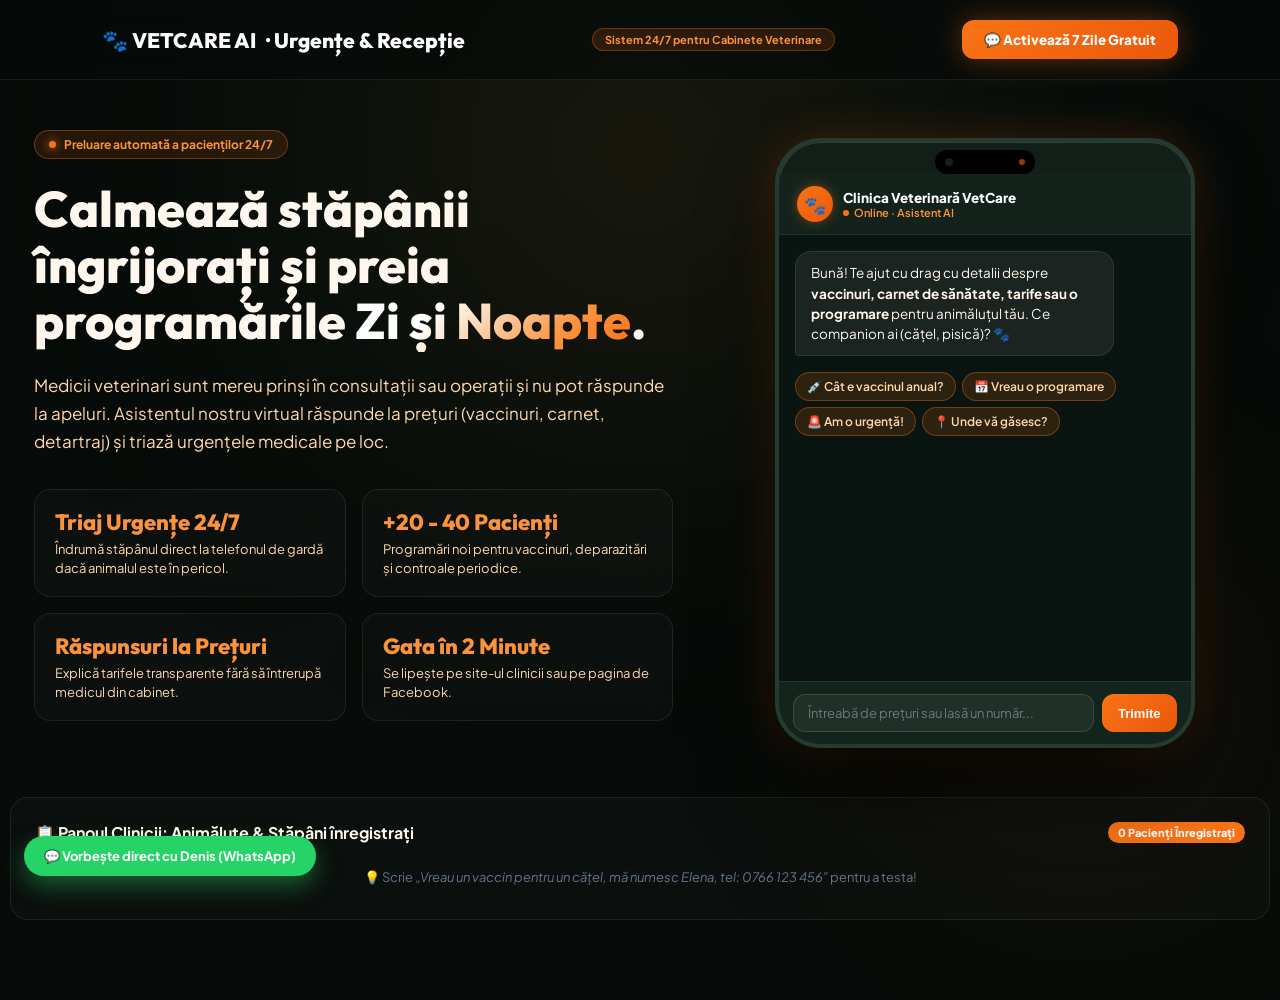
<file: veterinar.html>
<!DOCTYPE html>
<html lang="ro">
<head>
<meta charset="UTF-8">
<meta name="viewport" content="width=device-width, initial-scale=1.0">
<title>Recepție AI Veterinar — Asistent Virtual 24/7 pentru Cabinete & Clinici Veterinare</title>
<link rel="preconnect" href="https://fonts.googleapis.com">
<link rel="preconnect" href="https://fonts.gstatic.com" crossorigin>
<link href="https://fonts.googleapis.com/css2?family=Plus+Jakarta+Sans:wght@300;400;500;600;700;800&family=Outfit:wght@500;600;700;800;900&family=JetBrains+Mono:wght@400;500;600&display=swap" rel="stylesheet">
<style>
  :root {
    --bg-dark: #070B09;
    --card-bg: rgba(15, 28, 22, 0.75);
    --card-border: rgba(249, 115, 22, 0.28);
    --accent-glow: #F97316;
    --accent-green: #10B981;
    --text-primary: #FFF7ED;
    --text-secondary: #FED7AA;
    --font-heading: 'Outfit', sans-serif;
    --font-body: 'Plus Jakarta Sans', sans-serif;
  }
  * { box-sizing: border-box; margin: 0; padding: 0; }
  body { background: var(--bg-dark); color: var(--text-primary); font-family: var(--font-body); min-height: 100vh; overflow-x: hidden; position: relative; padding-bottom: 80px; }
  .mesh-glow-1 { position: fixed; top: -150px; left: 50%; transform: translateX(-50%); width: 900px; height: 600px; background: radial-gradient(circle, rgba(249, 115, 22, 0.16) 0%, rgba(16, 185, 129, 0.05) 60%, transparent 80%); filter: blur(140px); pointer-events: none; z-index: 0; }
  .mesh-glow-2 { position: fixed; bottom: -100px; right: -100px; width: 600px; height: 600px; background: radial-gradient(circle, rgba(249, 115, 22, 0.08) 0%, transparent 70%); filter: blur(120px); pointer-events: none; z-index: 0; }
  header { position: relative; z-index: 50; display: flex; justify-content: space-between; align-items: center; padding: 20px 8%; border-bottom: 1px solid rgba(255, 255, 255, 0.07); backdrop-filter: blur(16px); background: rgba(7, 11, 9, 0.7); }
  .brand { font-family: var(--font-heading); font-size: 21px; font-weight: 800; color: #FFFFFF; display: flex; align-items: center; gap: 10px; }
  .brand-badge { background: rgba(249, 115, 22, 0.15); color: #FB923C; font-size: 11px; font-weight: 700; padding: 4px 12px; border-radius: 20px; border: 1px solid rgba(249, 115, 22, 0.3); }
  .whatsapp-header-btn { background: linear-gradient(135deg, #F97316, #EA580C); color: #FFFFFF; padding: 11px 22px; border-radius: 12px; font-weight: 800; font-size: 13.5px; text-decoration: none; display: flex; align-items: center; gap: 8px; box-shadow: 0 0 30px rgba(249, 115, 22, 0.35); transition: all 0.25s; }
  .whatsapp-header-btn:hover { transform: translateY(-2px); box-shadow: 0 0 40px rgba(249, 115, 22, 0.55); }
  .hero-container { position: relative; z-index: 10; max-width: 1260px; margin: 50px auto 0; padding: 0 24px; display: grid; grid-template-columns: 1.1fr 0.9fr; gap: 50px; align-items: center; }
  @media (max-width: 980px) { .hero-container { grid-template-columns: 1fr; margin-top: 24px; } }
  .pill-tag { display: inline-flex; align-items: center; gap: 8px; padding: 6px 14px; border-radius: 30px; background: rgba(249, 115, 22, 0.12); border: 1px solid rgba(249, 115, 22, 0.35); font-size: 12px; font-weight: 700; color: #FB923C; margin-bottom: 22px; }
  .pill-dot { width: 7px; height: 7px; border-radius: 50%; background: #F97316; box-shadow: 0 0 10px #F97316; }
  h1 { font-family: var(--font-heading); font-size: 50px; line-height: 1.12; font-weight: 800; margin-bottom: 22px; }
  @media (max-width: 600px) { h1 { font-size: 36px; } }
  .gradient-text { background: linear-gradient(135deg, #FFFFFF 30%, #FB923C 75%, #F97316 100%); -webkit-background-clip: text; -webkit-text-fill-color: transparent; }
  p.subtitle { font-size: 17px; line-height: 1.65; color: #FED7AA; margin-bottom: 34px; }
  .bento-mini { display: grid; grid-template-columns: 1fr 1fr; gap: 16px; margin-bottom: 36px; }
  .bento-item { background: rgba(255, 255, 255, 0.025); border: 1px solid rgba(255, 255, 255, 0.08); border-radius: 16px; padding: 18px 20px; backdrop-filter: blur(12px); }
  .bento-item b { display: block; font-size: 22px; font-family: var(--font-heading); color: #FB923C; margin-bottom: 4px; font-weight: 800; }
  .bento-item span { font-size: 13px; color: #FED7AA; line-height: 1.45; display: block; }
  
  .phone-mockup-wrapper { position: relative; max-width: 420px; width: 100%; margin: 0 auto; }
  .iphone-frame { background: #131E19; border-radius: 46px; border: 4px solid #233B31; box-shadow: 0 40px 90px -20px rgba(0, 0, 0, 0.9), 0 0 45px rgba(249, 115, 22, 0.2), inset 0 0 0 1px rgba(255, 255, 255, 0.15); overflow: hidden; height: 610px; display: flex; flex-direction: column; position: relative; }
  .dynamic-island { width: 100px; height: 24px; background: #000000; border-radius: 20px; margin: 8px auto 0; display: flex; align-items: center; justify-content: space-between; padding: 0 10px; z-index: 30; }
  .island-cam { width: 8px; height: 8px; border-radius: 50%; background: #11221b; }
  .island-sensor { width: 6px; height: 6px; border-radius: 50%; background: #9a3412; }
  
  .phone-chat-top { padding: 12px 18px; background: rgba(19, 36, 29, 0.9); border-bottom: 1px solid rgba(255, 255, 255, 0.08); display: flex; justify-content: space-between; align-items: center; }
  .phone-profile { display: flex; align-items: center; gap: 10px; }
  .avatar-circle { width: 36px; height: 36px; border-radius: 50%; background: linear-gradient(135deg, #F97316, #EA580C); display: flex; align-items: center; justify-content: center; font-size: 18px; box-shadow: 0 0 12px rgba(249, 115, 22, 0.4); }
  .online-indicator { font-size: 11px; color: #FB923C; display: flex; align-items: center; gap: 5px; font-weight: 600; }
  
  .chat-feed { flex: 1; padding: 16px; overflow-y: auto; display: flex; flex-direction: column; gap: 12px; background: #0A1410; }
  .msg-bubble { max-width: 84%; padding: 11px 15px; border-radius: 16px; font-size: 13.5px; line-height: 1.5; }
  .msg-bubble.bot { background: rgba(255, 255, 255, 0.07); border: 1px solid rgba(255, 255, 255, 0.09); align-self: flex-start; border-bottom-left-radius: 4px; color: #FFF7ED; }
  .msg-bubble.user { background: linear-gradient(135deg, #F97316, #EA580C); color: #FFFFFF; font-weight: 700; align-self: flex-end; border-bottom-right-radius: 4px; box-shadow: 0 4px 15px rgba(249, 115, 22, 0.3); }
  
  .quick-chips-group { display: flex; flex-wrap: wrap; gap: 6px; margin-top: 4px; }
  .quick-chip-btn { background: rgba(249, 115, 22, 0.15); border: 1px solid rgba(249, 115, 22, 0.35); color: #FED7AA; padding: 6px 11px; border-radius: 18px; font-size: 12px; font-weight: 600; cursor: pointer; transition: all 0.2s; }
  .quick-chip-btn:hover { background: linear-gradient(135deg, #F97316, #EA580C); color: #FFFFFF; transform: translateY(-2px); }
  
  .typing-ind { display: flex; gap: 4px; padding: 10px 14px; background: rgba(255, 255, 255, 0.05); border: 1px solid rgba(255, 255, 255, 0.08); border-radius: 16px; align-self: flex-start; }
  .typing-ind span { width: 5px; height: 5px; border-radius: 50%; background: #F97316; animation: bounce 1.2s infinite ease-in-out; }
  .typing-ind span:nth-child(2) { animation-delay: 0.15s; }
  .typing-ind span:nth-child(3) { animation-delay: 0.3s; }
  @keyframes bounce { 0%, 60%, 100% { transform: translateY(0); opacity: 0.4; } 30% { transform: translateY(-5px); opacity: 1; } }
  
  .lead-toast { background: linear-gradient(135deg, rgba(249, 115, 22, 0.22), rgba(234, 88, 12, 0.15)); border: 1px solid #F97316; color: #FED7AA; padding: 10px 14px; border-radius: 12px; font-size: 12.5px; display: flex; align-items: center; gap: 8px; box-shadow: 0 0 20px rgba(249, 115, 22, 0.25); }
  .chat-bottom-input { padding: 12px 14px; background: rgba(19, 36, 29, 0.98); border-top: 1px solid rgba(255, 255, 255, 0.08); display: flex; gap: 8px; }
  .chat-bottom-input input { flex: 1; background: rgba(255, 255, 255, 0.06); border: 1px solid rgba(255, 255, 255, 0.12); border-radius: 12px; padding: 10px 14px; color: #FFFFFF; font-family: inherit; font-size: 13px; outline: none; }
  .chat-bottom-input input:focus { border-color: #F97316; background: rgba(255, 255, 255, 0.09); }
  .send-action-btn { background: linear-gradient(135deg, #F97316, #EA580C); color: #FFFFFF; border: none; border-radius: 12px; padding: 0 16px; font-weight: 800; font-size: 13px; cursor: pointer; }

  .comparison-section { max-width: 1260px; margin: 60px auto 0; padding: 0 24px; }
  .comp-title { text-align: center; margin-bottom: 30px; font-family: var(--font-heading); font-size: 34px; font-weight: 800; }
  .comp-grid { display: grid; grid-template-columns: 1fr 1fr; gap: 24px; }
  @media (max-width: 760px) { .comp-grid { grid-template-columns: 1fr; } }
  .comp-card { border-radius: 20px; padding: 30px; border: 1px solid rgba(255, 255, 255, 0.08); }
  .comp-card.bad { background: rgba(239, 68, 68, 0.03); border-color: rgba(239, 68, 68, 0.2); }
  .comp-card.good { background: rgba(249, 115, 22, 0.04); border-color: rgba(249, 115, 22, 0.35); box-shadow: 0 0 30px rgba(249, 115, 22, 0.1); }
  .comp-card h3 { font-size: 21px; font-family: var(--font-heading); margin-bottom: 16px; display: flex; align-items: center; gap: 10px; }
  .timeline-step { display: flex; gap: 14px; margin-bottom: 16px; font-size: 14px; line-height: 1.5; color: #FED7AA; }
  .timeline-step b { color: var(--text-primary); }

  .reception-panel { max-width: 1260px; margin: 40px auto 0; padding: 24px; background: rgba(255, 255, 255, 0.02); border: 1px solid rgba(255, 255, 255, 0.08); border-radius: 18px; }
  .reception-header { display: flex; justify-content: space-between; align-items: center; margin-bottom: 16px; }
  .reception-badge { background: #F97316; color: #FFFFFF; font-weight: 800; font-size: 11px; padding: 4px 10px; border-radius: 20px; }
  .leads-flow { display: flex; flex-direction: column; gap: 10px; }
  .lead-entry { background: rgba(255, 255, 255, 0.03); border: 1px solid rgba(255, 255, 255, 0.06); padding: 12px 18px; border-radius: 10px; display: flex; justify-content: space-between; align-items: center; font-size: 13.5px; }
  .lead-num { font-family: 'JetBrains Mono', monospace; color: #FB923C; font-weight: 600; }
  .floating-wa { position: fixed; bottom: 24px; left: 24px; z-index: 99999; background: #25D366; color: #FFFFFF; padding: 12px 20px; border-radius: 30px; text-decoration: none; font-weight: 700; font-size: 13px; display: flex; align-items: center; gap: 8px; box-shadow: 0 10px 25px rgba(37, 211, 102, 0.4); }
</style>
</head>
<body>
  <div class="mesh-glow-1"></div>
  <div class="mesh-glow-2"></div>
  <header>
    <div class="brand">🐾 VETCARE AI <span>· Urgențe & Recepție</span></div>
    <div class="brand-badge">Sistem 24/7 pentru Cabinete Veterinare</div>
    <a href="https://wa.me/40775613269?text=Buna!%20Am%20testat%20asistentul%20AI%20si%20as%20vrea%20sa%20activez%20perioada%20gratuita%20de%207%20zile%20pentru%20clinica%20mea%20veterinara." target="_blank" class="whatsapp-header-btn">
      <span>💬 Activează 7 Zile Gratuit</span>
    </a>
  </header>
  <div class="hero-container">
    <div>
      <div class="pill-tag"><span class="pill-dot"></span> Preluare automată a pacienților 24/7</div>
      <h1>Calmează stăpânii îngrijorați și preia programările <span class="gradient-text">Zi și Noapte</span>.</h1>
      <p class="subtitle">Medicii veterinari sunt mereu prinși în consultații sau operații și nu pot răspunde la apeluri. Asistentul nostru virtual răspunde la prețuri (vaccinuri, carnet, detartraj) și triază urgențele medicale pe loc.</p>
      <div class="bento-mini">
        <div class="bento-item"><b>Triaj Urgențe 24/7</b><span>Îndrumă stăpânul direct la telefonul de gardă dacă animalul este în pericol.</span></div>
        <div class="bento-item"><b>+20 - 40 Pacienți</b><span>Programări noi pentru vaccinuri, deparazitări și controale periodice.</span></div>
        <div class="bento-item"><b>Răspunsuri la Prețuri</b><span>Explică tarifele transparente fără să întrerupă medicul din cabinet.</span></div>
        <div class="bento-item"><b>Gata în 2 Minute</b><span>Se lipește pe site-ul clinicii sau pe pagina de Facebook.</span></div>
      </div>
    </div>
    <div class="phone-mockup-wrapper">
      <div class="iphone-frame">
        <div class="dynamic-island"><div class="island-cam"></div><div class="island-sensor"></div></div>
        <div class="phone-chat-top">
          <div class="phone-profile">
            <div class="avatar-circle">🐾</div>
            <div>
              <div style="font-weight: 800; font-size: 13.5px; color: #fff;">Clinica Veterinară VetCare</div>
              <div class="online-indicator"><span style="width:6px;height:6px;border-radius:50%;background:#F97316;"></span> Online · Asistent AI</div>
            </div>
          </div>
        </div>
        <div class="chat-feed" id="chatFeed">
          <div class="msg-bubble bot">Bună! Te ajut cu drag cu detalii despre <b>vaccinuri, carnet de sănătate, tarife sau o programare</b> pentru animăluțul tău. Ce companion ai (cățel, pisică)? 🐾</div>
          <div class="quick-chips-group" id="chipsBox">
            <div class="quick-chip-btn" onclick="sendChip('Cât costă un vaccin anual + carnet?')">💉 Cât e vaccinul anual?</div>
            <div class="quick-chip-btn" onclick="sendChip('Vreau o programare pentru o consultație')">📅 Vreau o programare</div>
            <div class="quick-chip-btn" onclick="sendChip('Cățelul meu a înghițit ceva periculos')">🚨 Am o urgență!</div>
            <div class="quick-chip-btn" onclick="sendChip('Unde aveți clinica?')">📍 Unde vă găsesc?</div>
          </div>
        </div>
        <div class="chat-bottom-input">
          <input type="text" id="chatInput" placeholder="Întreabă de prețuri sau lasă un număr..." />
          <button class="send-action-btn" id="sendBtn" onclick="handleSend()">Trimite</button>
        </div>
      </div>
    </div>
  </div>
  <div class="reception-panel">
    <div class="reception-header">
      <div style="font-weight: 700; font-size: 16px;">📋 Panoul Clinicii: Animăluțe & Stăpâni înregistrați</div>
      <span class="reception-badge" id="leadsCounterBadge">0 Pacienți Înregistrați</span>
    </div>
    <div class="leads-flow" id="leadsContainer">
      <div style="color: #64748B; font-size: 13px; text-align: center; padding: 10px;">💡 Scrie <i>„Vreau un vaccin pentru un cățel, mă numesc Elena, tel: 0766 123 456”</i> pentru a testa!</div>
    </div>
  </div>
  <a href="https://wa.me/40775613269?text=Buna!%20Am%20testat%20asistentul%20AI%20si%20as%20vrea%20sa%20activez%20perioada%20gratuita%20de%207%20zile." target="_blank" class="floating-wa">💬 Vorbește direct cu Denis (WhatsApp)</a>
<script>
const API_URL = 'http://127.0.0.1:8000';
const clinicId = 'veterinar';
let chatHistory = [];
function appendMsg(t, r) { const f = document.getElementById('chatFeed'); const d = document.createElement('div'); d.className = 'msg-bubble ' + r; d.innerHTML = t.replace(/\*\*(.*?)\*\*/g, '<b>$1</b>').replace(/\n/g, '<br/>'); f.appendChild(d); f.scrollTop = f.scrollHeight; return d; }
function showTypingAnim() { const f = document.getElementById('chatFeed'); const d = document.createElement('div'); d.className = 'typing-ind'; d.id = 'typingBubble'; d.innerHTML = '<span></span><span></span><span></span>'; f.appendChild(d); f.scrollTop = f.scrollHeight; }
function hideTypingAnim() { const e = document.getElementById('typingBubble'); if(e) e.remove(); }
function sendChip(t) { document.getElementById('chatInput').value = t; handleSend(); }
function extractPhoneClient(t) { const c = t.replace(/[\s\.\-\/]/g, ''); const m = c.match(/(?:(?:\+40|0040)?0?7\d{8})/); return m ? m[0] : null; }
function extractNameClient(t) { const m = t.match(/(?:mă numesc|ma numesc|sunt)\s+([A-ZĂÎÂȘȚa-zăîâșț\s]{3,30})/i) || t.match(/^([A-ZĂÎÂȘȚ][a-zăîâșț]+\s+[A-ZĂÎÂȘȚ][a-zăîâșț]+)/); return m ? m[1].trim() : 'Stăpân animăluț'; }

function runClientRuleEngine(msg) {
  const t = msg.toLowerCase();
  if (/urgenta|urgență|sange|varsa|vărsat|otrava|otravit|accident|lesin/.test(t)) {
    return '🚨 Dacă animăluțul este în stare gravă sau a înghițit ceva periculos, vă rugăm să sunați DE URGENȚĂ direct la medicul de gardă la 📞 **0766 888 999** sau să veniți direct la clinică! Linia de gardă este activă.';
  }
  if (/vaccin|carnet/.test(t)) {
    return 'Pachetul de vaccinare anuală completă cu carnet de sănătate și vizită clinică este **130 lei**. Folosim vaccinuri sigure și blânde. Vrei să programăm cățelul sau pisica?';
  }
  if (/consultatie|consultație|control|cat costa|cât costă|pret|preț/.test(t)) {
    return 'O consultație generală veterinară este **100 lei**. Verificăm greutatea, ochii, urechile, dinții și starea generală. În ce zi ați dori să veniți?';
  }
  if (/cip|microcip|microcipare/.test(t)) {
    return 'Microciparea cu înregistrare oficială în RECS (Registrul de Evidență al Câinilor cu Stăpân) este **90 lei**. Durează doar 2 minute. Vreți o programare?';
  }
  if (/programare|programez|loc|cand|când/.test(t)) {
    return 'Cu mare drag vă ajutăm! Ce animăluț aveți și ce zi v-ar conveni? Lăsați-mi vă rog un nume și un număr de telefon, iar colega de la recepție vă sună scurt să confirme ora.';
  }
  if (/unde|adresa|locatie/.test(t)) {
    return 'Clinica noastră este pe **Str. Dorobanți nr. 78**. Avem spațiu generos și parcare în curte. Vă așteptăm cu drag cu micuțul pacient!';
  }
  return 'Bună! Te ajut cu drag cu orice informație despre vaccinuri, tratamente sau programări la Clinica Veterinară VetCare. Ce animăluț ai și cu ce te pot ajuta?';
}

async function handleSend() {
  const input = document.getElementById('chatInput');
  const text = input.value.trim();
  if(!text) return;
  appendMsg(text, 'user');
  chatHistory.push({ role: 'user', text: text });
  input.value = '';
  document.getElementById('sendBtn').disabled = true;
  showTypingAnim();
  const chips = document.getElementById('chipsBox');
  if(chips) chips.style.display = 'none';

  let replyText = '';
  let phone = extractPhoneClient(text);
  let name = extractNameClient(text);
  let leadCaptured = false;

  if (phone) {
    leadCaptured = true;
    const leads = JSON.parse(localStorage.getItem('saved_leads_' + clinicId) || '[]');
    leads.unshift({ name: name, phone: phone, timestamp: new Date().toLocaleTimeString([], {hour: '2-digit', minute:'2-digit'}), clinic_id: clinicId });
    localStorage.setItem('saved_leads_' + clinicId, JSON.stringify(leads));
  }

  try {
    const controller = new AbortController();
    const timeoutId = setTimeout(() => controller.abort(), 1500);
    const res = await fetch(`${API_URL}/api/chat`, { method: 'POST', headers: { 'Content-Type': 'application/json' }, body: JSON.stringify({ message: text, clinic_id: clinicId, history: chatHistory }), signal: controller.signal });
    clearTimeout(timeoutId);
    const data = await res.json();
    replyText = data.reply;
    if(data.lead_captured) { leadCaptured = true; phone = data.phone_detected; }
  } catch(e) {
    await new Promise(r => setTimeout(r, 600));
    if (leadCaptured) {
      replyText = `Mulțumim din suflet${name ? ', ' + name : ''}! Am notat numărul (${phone}). Vă contactează recepția veterinară în cel mai scurt timp pentru a confirma vizita animăluțului. Multă sănătate companionului! 🐾`;
    } else {
      replyText = runClientRuleEngine(text);
    }
  }

  hideTypingAnim();
  appendMsg(replyText, 'bot');
  chatHistory.push({ role: 'assistant', text: replyText });
  if(leadCaptured) {
    const toast = document.createElement('div');
    toast.className = 'lead-toast';
    toast.innerHTML = `🐾 <b>Programare Notată!</b> Numărul <b>${phone}</b> a fost trimis medicului veterinar.`;
    document.getElementById('chatFeed').appendChild(toast);
  }
  loadLeadsStream();
  document.getElementById('sendBtn').disabled = false;
  input.focus();
}

async function loadLeadsStream() {
  let leads = [];
  try {
    const res = await fetch(`${API_URL}/api/leads`);
    const serverLeads = await res.json();
    leads = serverLeads.filter(l => l.clinic_id === clinicId);
  } catch(e) {}
  const localLeads = JSON.parse(localStorage.getItem('saved_leads_' + clinicId) || '[]');
  leads = [...localLeads, ...leads];
  document.getElementById('leadsCounterBadge').textContent = `${leads.length} Pacienți Înregistrați`;
  const box = document.getElementById('leadsContainer');
  if(leads.length > 0) {
    box.innerHTML = leads.slice(0, 8).map(l => `
      <div class="lead-entry">
        <div><b>${l.name}</b> · <span style="color:#FED7AA;">Programare consult / vaccin vet</span></div>
        <div><span class="lead-num">📞 ${l.phone}</span> <span style="color:#64748B; font-size:11px; margin-left:10px;">${l.timestamp}</span></div>
      </div>
    `).join('');
  }
}
document.getElementById('chatInput').addEventListener('keydown', (e) => { if(e.key === 'Enter') handleSend(); });
loadLeadsStream();
</script>
</body>
</html>
</file>
